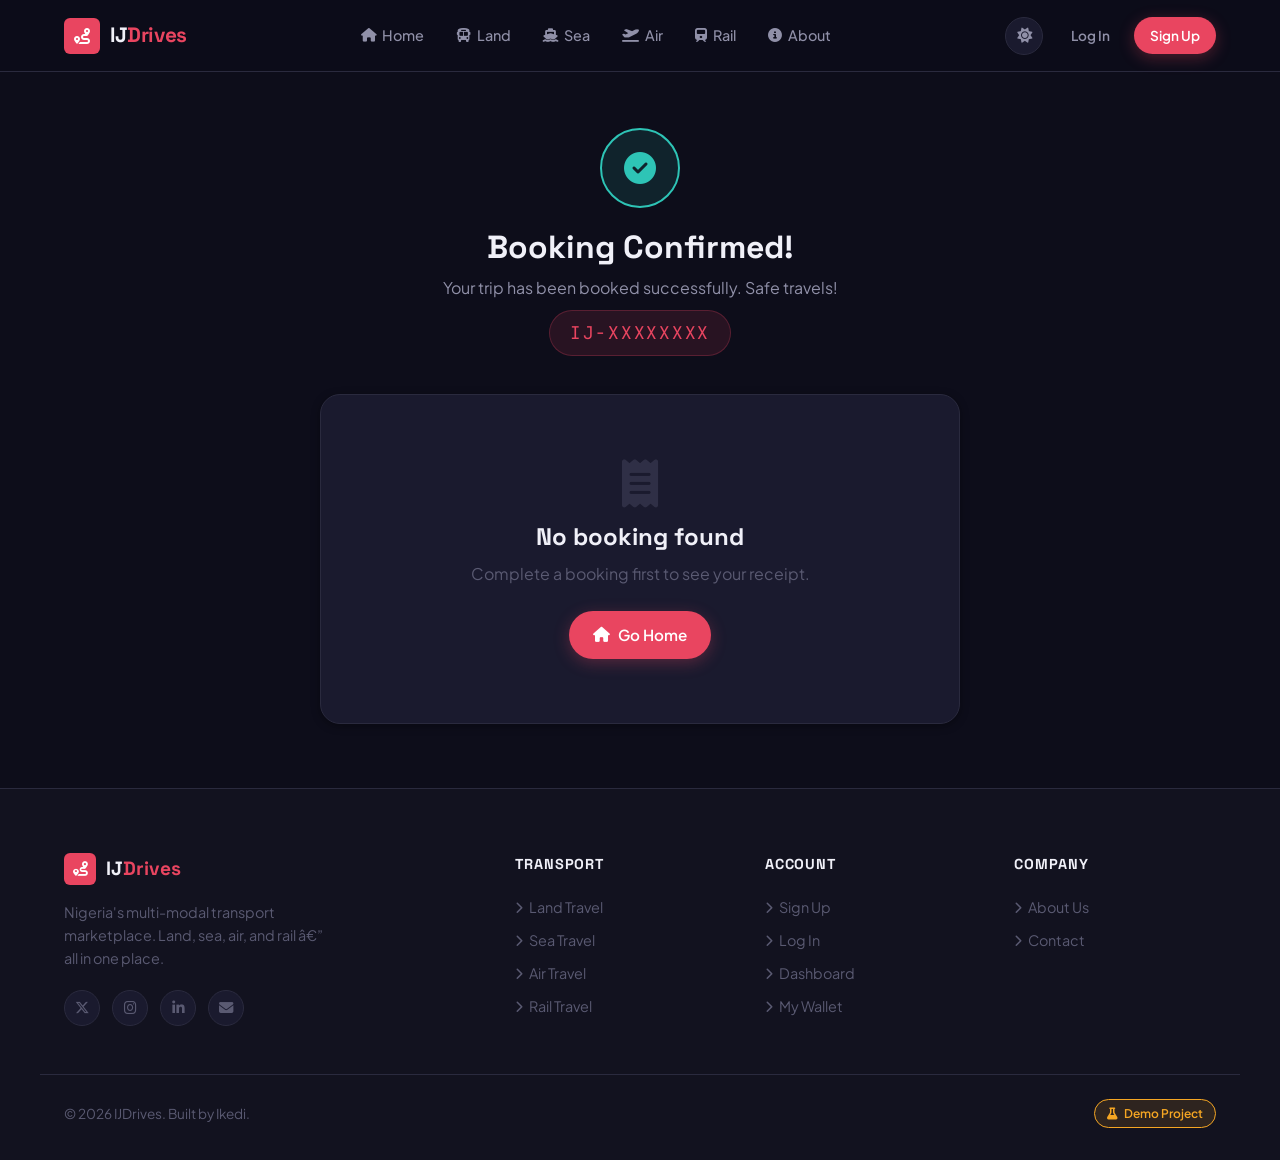
<file: confirm.html>
﻿<!DOCTYPE html>
<html lang="en" data-theme="dark">
<head>
  <meta charset="UTF-8">
  <meta name="viewport" content="width=device-width, initial-scale=1.0">
  <meta name="description" content="IJDrives â€” Nigeria's multi-modal transport marketplace">
  <title>Booking Confirmed | IJDrives</title>

  <!-- Favicon -->
    <link rel="icon" type="image/png" sizes="64x64" href="./assets/icons/Gemini_Generated_Image_gh6tetgh6tetgh6t-removebg-preview.png">
    

  <!-- Font Awesome 6 -->
  <link rel="stylesheet" href="https://cdnjs.cloudflare.com/ajax/libs/font-awesome/6.5.1/css/all.min.css" crossorigin="anonymous">

  <!-- Google Fonts -->
  <link rel="preconnect" href="https://fonts.googleapis.com">
  <link rel="preconnect" href="https://fonts.gstatic.com" crossorigin>
  <link href="https://fonts.googleapis.com/css2?family=Space+Grotesk:wght@400;500;600;700&family=Plus+Jakarta+Sans:ital,wght@0,400;0,500;0,600;0,700;1,400&family=JetBrains+Mono:wght@400;500&display=swap" rel="stylesheet">
  <link rel="preconnect" href="https://fonts.gstatic.com" crossorigin>

  <!-- IJDrives CSS -->
  <link rel="stylesheet" href="css/main.css">
  <link rel="stylesheet" href="css/animations.css">
  <link rel="stylesheet" href="css/components.css">
  <link rel="stylesheet" href="css/pages/booking.css">
</head>
<body class="">

  <!-- Toast container -->
  <div class="toast-container" id="toast-container"></div>


  <nav class="navbar" id="navbar">
    <div class="navbar__inner">

      <!-- Logo -->
      <a href="index.html" class="navbar__logo">
        <div class="navbar__logo-icon">
          <i class="fa-solid fa-route"></i>
        </div>
        <span class="navbar__logo-text">IJ<span>Drives</span></span>
      </a>

      <!-- Nav Links -->
      <ul class="navbar__links">
        <li>
          <a href="index.html" class="navbar__link">
            <i class="fa-solid fa-house"></i> Home
          </a>
        </li>
        <li>
          <a href="land.html" class="navbar__link" data-mode="land">
            <i class="fa-solid fa-bus"></i> Land
          </a>
        </li>
        <li>
          <a href="sea.html" class="navbar__link" data-mode="sea">
            <i class="fa-solid fa-ship"></i> Sea
          </a>
        </li>
        <li>
          <a href="air.html" class="navbar__link" data-mode="air">
            <i class="fa-solid fa-plane-departure"></i> Air
          </a>
        </li>
        <li>
          <a href="rail.html" class="navbar__link" data-mode="rail">
            <i class="fa-solid fa-train"></i> Rail
          </a>
        </li>
        <li>
          <a href="about.html" class="navbar__link">
            <i class="fa-solid fa-circle-info"></i> About
          </a>
        </li>
      </ul>

      <!-- Right Actions -->
      <div class="navbar__actions">

        <!-- Theme toggle -->
        <button class="theme-toggle" title="Toggle theme" aria-label="Toggle theme">
          <i class="fa-solid fa-sun"></i>
        </button>

        <!-- Wallet chip (logged in only) -->
        <a href="wallet.html" class="wallet-chip" style="display:none;">
          <i class="fa-solid fa-wallet"></i>
          <span class="wallet-chip__balance">â‚¦0.00</span>
        </a>

        <!-- Auth buttons (logged out) -->
        <div class="navbar__auth">
          <a href="login.html" class="btn btn-ghost btn-sm">Log In</a>
          <a href="signup.html" class="btn btn-primary btn-sm">Sign Up</a>
        </div>

        <!-- User dropdown (logged in) -->
        <div class="user-menu" style="display:none;">
          <div class="user-avatar" role="button" tabindex="0" aria-label="User menu">U</div>
          <div class="user-dropdown">
            <div class="user-dropdown__header">
              <div class="user-dropdown__name">User Name</div>
              <div class="user-dropdown__email">user@email.com</div>
            </div>
            <a href="dashboard.html" class="user-dropdown__item">
              <i class="fa-solid fa-gauge"></i> Dashboard
            </a>
            <a href="wallet.html" class="user-dropdown__item">
              <i class="fa-solid fa-wallet"></i> My Wallet
            </a>
            <a href="dashboard.html#bookings" class="user-dropdown__item">
              <i class="fa-solid fa-ticket"></i> My Bookings
            </a>
            <div class="divider" style="margin: 6px 0;"></div>
            <div class="user-dropdown__item danger" data-action="logout">
              <i class="fa-solid fa-right-from-bracket"></i> Log Out
            </div>
          </div>
        </div>

        <!-- Mobile hamburger -->
        <div class="navbar__hamburger" id="hamburger" aria-label="Menu">
          <span></span><span></span><span></span>
        </div>
      </div>
    </div>
  </nav>


  <main class="page-content">
    <div class="container">
      <div class="confirm-hero">
        <div class="confirm-hero__icon">
          <i class="fa-solid fa-circle-check"></i>
        </div>
        <h1 class="confirm-hero__title">Booking Confirmed!</h1>
        <p style="color:var(--text-secondary); margin-bottom:8px;">Your trip has been booked successfully. Safe travels!</p>
        <div class="confirm-hero__ref" id="booking-ref">IJ-XXXXXXXX</div>
        <p style="color:var(--text-muted); font-size:0.82rem; margin-top:6px;" id="booking-date"></p>
      </div>

      <div style="max-width:640px; margin:0 auto 64px;">
        <div class="card" id="confirm-details">
          <!-- Rendered by confirm.js -->
          <div style="text-align:center; padding:32px; color:var(--text-muted);">
            <div class="spinner" style="margin:0 auto 12px;"></div>
            <p>Loading confirmation...</p>
          </div>
        </div>
      </div>
    </div>
  </main>


  <footer class="footer">
    <div class="footer__grid">

      <!-- Brand -->
      <div class="footer__brand">
        <a href="index.html" class="footer__logo">
          <div class="footer__logo-icon">
            <i class="fa-solid fa-route"></i>
          </div>
          <span class="footer__logo-text">IJ<span>Drives</span></span>
        </a>
        <p class="footer__tagline">
          Nigeria's multi-modal transport marketplace. Land, sea, air, and rail â€” all in one place.
        </p>
        <div class="footer__socials">
          <a href="#" class="footer__social-link" aria-label="Twitter">
            <i class="fa-brands fa-x-twitter"></i>
          </a>
          <a href="#" class="footer__social-link" aria-label="Instagram">
            <i class="fa-brands fa-instagram"></i>
          </a>
          <a href="#" class="footer__social-link" aria-label="LinkedIn">
            <i class="fa-brands fa-linkedin-in"></i>
          </a>
          <a href="#" class="footer__social-link" aria-label="Email">
            <i class="fa-solid fa-envelope"></i>
          </a>
        </div>
      </div>

      <!-- Transport -->
      <div>
        <div class="footer__col-title">Transport</div>
        <ul class="footer__links">
          <li><a href="land.html" class="footer__link"><i class="fa-solid fa-chevron-right"></i> Land Travel</a></li>
          <li><a href="sea.html"  class="footer__link"><i class="fa-solid fa-chevron-right"></i> Sea Travel</a></li>
          <li><a href="air.html"  class="footer__link"><i class="fa-solid fa-chevron-right"></i> Air Travel</a></li>
          <li><a href="rail.html" class="footer__link"><i class="fa-solid fa-chevron-right"></i> Rail Travel</a></li>
        </ul>
      </div>

      <!-- Account -->
      <div>
        <div class="footer__col-title">Account</div>
        <ul class="footer__links">
          <li><a href="signup.html"    class="footer__link"><i class="fa-solid fa-chevron-right"></i> Sign Up</a></li>
          <li><a href="login.html"     class="footer__link"><i class="fa-solid fa-chevron-right"></i> Log In</a></li>
          <li><a href="dashboard.html" class="footer__link"><i class="fa-solid fa-chevron-right"></i> Dashboard</a></li>
          <li><a href="wallet.html"    class="footer__link"><i class="fa-solid fa-chevron-right"></i> My Wallet</a></li>
        </ul>
      </div>

      <!-- Company -->
      <div>
        <div class="footer__col-title">Company</div>
        <ul class="footer__links">
          <li><a href="about.html" class="footer__link"><i class="fa-solid fa-chevron-right"></i> About Us</a></li>
          <li><a href="about.html#contact" class="footer__link"><i class="fa-solid fa-chevron-right"></i> Contact</a></li>
        </ul>
      </div>
    </div>

    <div class="footer__bottom">
      <p class="footer__copyright">
        &copy; 2026 IJDrives. Built by Ikedi.
      </p>
      <span class="footer__demo-badge">
        <i class="fa-solid fa-flask"></i> Demo Project
      </span>
    </div>
  </footer>

<!-- IJDrives JS -->
  <script src="js/config.js"></script>
  <script src="js/api.js"></script>
  <script src="js/db.js"></script>
  <script src="js/utils.js"></script>
  <script src="js/theme.js"></script>
  <script src="js/auth.js"></script>
  <script src="js/data.js"></script>
  <script src="js/wallet.js"></script>
  <script src="js/search.js"></script>
  <script src="js/booking.js"></script>
  <script src="js/maps.js"></script>
  <script src="js/confirm.js"></script>

</body>
</html>
</file>
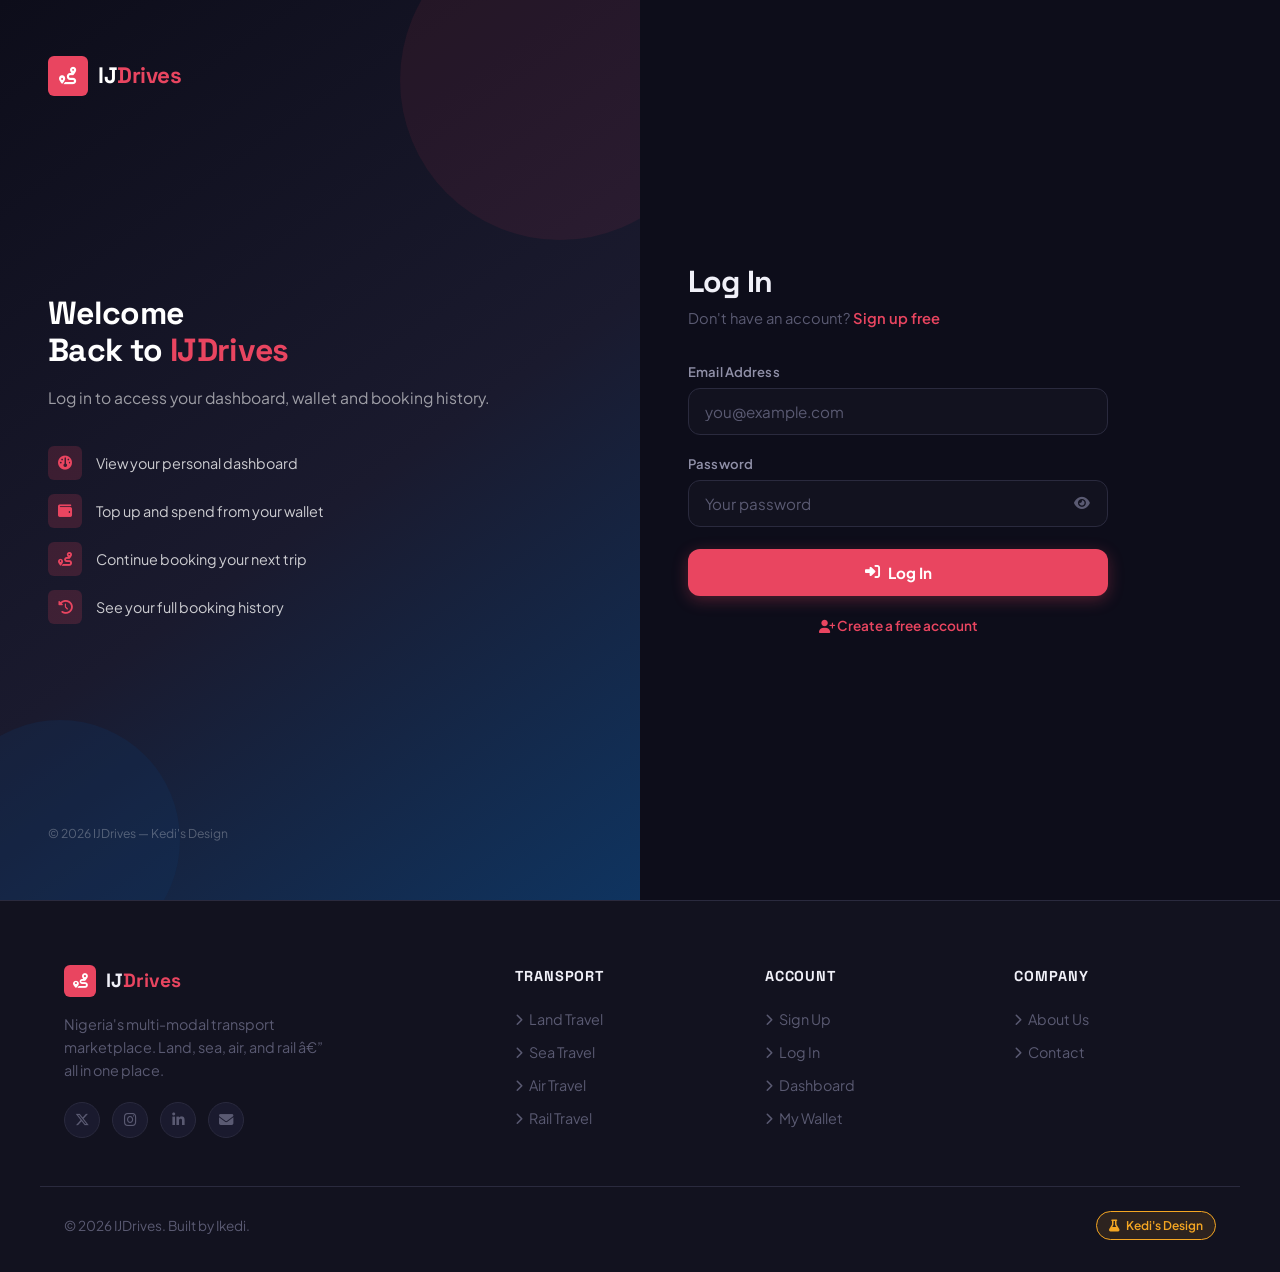
<file: dashboard.html>
﻿<!DOCTYPE html>
<html lang="en" data-theme="dark">
<head>
  <meta charset="UTF-8">
  <meta name="viewport" content="width=device-width, initial-scale=1.0">
  <meta name="description" content="IJDrives â€” Nigeria's multi-modal transport marketplace">
  <title>Dashboard | IJDrives</title>

  <!-- Favicon -->
    <link rel="icon" type="image/png" sizes="64x64" href="./assets/icons/Gemini_Generated_Image_gh6tetgh6tetgh6t-removebg-preview.png">
    

  <!-- Font Awesome 6 -->
  <link rel="stylesheet" href="https://cdnjs.cloudflare.com/ajax/libs/font-awesome/6.5.1/css/all.min.css" crossorigin="anonymous">

  <!-- Google Fonts -->
  <link rel="preconnect" href="https://fonts.googleapis.com">
  <link rel="preconnect" href="https://fonts.gstatic.com" crossorigin>
  <link href="https://fonts.googleapis.com/css2?family=Space+Grotesk:wght@400;500;600;700&family=Plus+Jakarta+Sans:ital,wght@0,400;0,500;0,600;0,700;1,400&family=JetBrains+Mono:wght@400;500&display=swap" rel="stylesheet">

  <!-- IJDrives CSS -->
  <link rel="stylesheet" href="css/main.css">
  <link rel="stylesheet" href="css/animations.css">
  <link rel="stylesheet" href="css/components.css">
  <link rel="stylesheet" href="css/pages/dashboard.css">
</head>
<body class="">

  <!-- Toast container -->
  <div class="toast-container" id="toast-container"></div>


  <nav class="navbar" id="navbar">
    <div class="navbar__inner">

      <!-- Logo -->
      <a href="index.html" class="navbar__logo">
        <div class="navbar__logo-icon">
          <i class="fa-solid fa-route"></i>
        </div>
        <span class="navbar__logo-text">IJ<span>Drives</span></span>
      </a>

      <!-- Nav Links -->
      <ul class="navbar__links">
        <li>
          <a href="index.html" class="navbar__link">
            <i class="fa-solid fa-house"></i> Home
          </a>
        </li>
        <li>
          <a href="land.html" class="navbar__link" data-mode="land">
            <i class="fa-solid fa-bus"></i> Land
          </a>
        </li>
        <li>
          <a href="sea.html" class="navbar__link" data-mode="sea">
            <i class="fa-solid fa-ship"></i> Sea
          </a>
        </li>
        <li>
          <a href="air.html" class="navbar__link" data-mode="air">
            <i class="fa-solid fa-plane-departure"></i> Air
          </a>
        </li>
        <li>
          <a href="rail.html" class="navbar__link" data-mode="rail">
            <i class="fa-solid fa-train"></i> Rail
          </a>
        </li>
        <li>
          <a href="about.html" class="navbar__link">
            <i class="fa-solid fa-circle-info"></i> About
          </a>
        </li>
      </ul>

      <!-- Right Actions -->
      <div class="navbar__actions">

        <!-- Theme toggle -->
        <button class="theme-toggle" title="Toggle theme" aria-label="Toggle theme">
          <i class="fa-solid fa-sun"></i>
        </button>

        <!-- Wallet chip (logged in only) -->
        <a href="wallet.html" class="wallet-chip" style="display:none;">
          <i class="fa-solid fa-wallet"></i>
          <span class="wallet-chip__balance">â‚¦0.00</span>
        </a>

        <!-- Auth buttons (logged out) -->
        <div class="navbar__auth">
          <a href="login.html" class="btn btn-ghost btn-sm">Log In</a>
          <a href="signup.html" class="btn btn-primary btn-sm">Sign Up</a>
        </div>

        <!-- User dropdown (logged in) -->
        <div class="user-menu" style="display:none;">
          <div class="user-avatar" role="button" tabindex="0" aria-label="User menu">U</div>
          <div class="user-dropdown">
            <div class="user-dropdown__header">
              <div class="user-dropdown__name">User Name</div>
              <div class="user-dropdown__email">user@email.com</div>
            </div>
            <a href="dashboard.html" class="user-dropdown__item">
              <i class="fa-solid fa-gauge"></i> Dashboard
            </a>
            <a href="wallet.html" class="user-dropdown__item">
              <i class="fa-solid fa-wallet"></i> My Wallet
            </a>
            <a href="dashboard.html#bookings" class="user-dropdown__item">
              <i class="fa-solid fa-ticket"></i> My Bookings
            </a>
            <div class="divider" style="margin: 6px 0;"></div>
            <div class="user-dropdown__item danger" data-action="logout">
              <i class="fa-solid fa-right-from-bracket"></i> Log Out
            </div>
          </div>
        </div>

        <!-- Mobile hamburger -->
        <div class="navbar__hamburger" id="hamburger" aria-label="Menu">
          <span></span><span></span><span></span>
        </div>
      </div>
    </div>
  </nav>


  <main class="page-content">
    <div class="container">
      <div class="dashboard-layout">

        <!-- Sidebar -->
        <aside class="dash-sidebar">
          <div class="dash-sidebar__profile">
            <div class="dash-sidebar__avatar" id="dash-avatar">U</div>
            <div class="dash-sidebar__name" id="dash-name">Loading...</div>
            <div class="dash-sidebar__email" id="dash-email"></div>
          </div>
          <nav class="dash-nav">
            <a href="dashboard.html" class="dash-nav__item active">
              <i class="fa-solid fa-gauge"></i> Overview
            </a>
            <a href="wallet.html" class="dash-nav__item">
              <i class="fa-solid fa-wallet"></i> My Wallet
            </a>
            <a href="dashboard.html#bookings" class="dash-nav__item">
              <i class="fa-solid fa-ticket"></i> My Bookings
            </a>
            <div class="divider"></div>
            <a href="index.html" class="dash-nav__item">
              <i class="fa-solid fa-magnifying-glass"></i> Find a Route
            </a>
            <div class="dash-nav__item danger" data-action="logout" style="cursor:pointer; margin-top:8px; color:var(--danger);">
              <i class="fa-solid fa-right-from-bracket"></i> Log Out
            </div>
          </nav>
        </aside>

        <!-- Main -->
        <div class="dash-main">
          <div class="dash-greeting">
            <div class="dash-greeting__hi">Good day ðŸ‘‹</div>
            <div class="dash-greeting__name" id="dash-greeting-name">Loading...</div>
          </div>

          <!-- Stats -->
          <div class="dash-stats reveal">
            <div class="dash-stat-card">
              <div class="dash-stat-card__icon wallet"><i class="fa-solid fa-wallet"></i></div>
              <div>
                <div class="dash-stat-card__num" id="dash-balance">â‚¦0.00</div>
                <div class="dash-stat-card__label">Wallet Balance</div>
              </div>
            </div>
            <div class="dash-stat-card">
              <div class="dash-stat-card__icon trips"><i class="fa-solid fa-ticket"></i></div>
              <div>
                <div class="dash-stat-card__num" id="dash-trip-count">0</div>
                <div class="dash-stat-card__label">Total Bookings</div>
              </div>
            </div>
            <div class="dash-stat-card">
              <div class="dash-stat-card__icon savings"><i class="fa-solid fa-coins"></i></div>
              <div>
                <div class="dash-stat-card__num" id="dash-spent">â‚¦0.00</div>
                <div class="dash-stat-card__label">Total Spent</div>
              </div>
            </div>
          </div>

          <!-- Quick actions -->
          <div style="display:flex; gap:12px; margin-bottom:24px; flex-wrap:wrap;">
            <a href="index.html" class="btn btn-primary">
              <i class="fa-solid fa-magnifying-glass"></i> Book a Trip
            </a>
            <a href="wallet.html" class="btn btn-secondary">
              <i class="fa-solid fa-wallet"></i> Top Up Wallet
            </a>
          </div>

          <!-- Bookings table -->
          <div class="dash-section reveal" id="bookings">
            <div class="dash-section__header">
              <div class="dash-section__title">
                <i class="fa-solid fa-clock-rotate-left" style="color:var(--accent);"></i> Recent Bookings
              </div>
              <span class="text-muted" style="font-size:0.85rem;" id="booking-count-label">0 bookings</span>
            </div>
            <div id="bookings-table-container">
              <!-- Rendered by JS -->
              <div style="text-align:center; padding:32px; color:var(--text-muted);">
                <i class="fa-solid fa-ticket" style="font-size:2rem; margin-bottom:12px; display:block;"></i>
                <p>No bookings yet. <a href="index.html">Book your first trip!</a></p>
              </div>
            </div>
          </div>

          <!-- Recent transactions -->
          <div class="dash-section reveal">
            <div class="dash-section__header">
              <div class="dash-section__title">
                <i class="fa-solid fa-arrows-rotate" style="color:var(--success);"></i> Recent Transactions
              </div>
              <a href="wallet.html" class="btn btn-ghost btn-sm">View All</a>
            </div>
            <div id="recent-tx-container">
              <!-- Rendered by JS -->
            </div>
          </div>

        </div>
      </div>
    </div>
  </main>


  <footer class="footer">
    <div class="footer__grid">

      <!-- Brand -->
      <div class="footer__brand">
        <a href="index.html" class="footer__logo">
          <div class="footer__logo-icon">
            <i class="fa-solid fa-route"></i>
          </div>
          <span class="footer__logo-text">IJ<span>Drives</span></span>
        </a>
        <p class="footer__tagline">
          Nigeria's multi-modal transport marketplace. Land, sea, air, and rail â€” all in one place.
        </p>
        <div class="footer__socials">
          <a href="#" class="footer__social-link" aria-label="Twitter">
            <i class="fa-brands fa-x-twitter"></i>
          </a>
          <a href="#" class="footer__social-link" aria-label="Instagram">
            <i class="fa-brands fa-instagram"></i>
          </a>
          <a href="#" class="footer__social-link" aria-label="LinkedIn">
            <i class="fa-brands fa-linkedin-in"></i>
          </a>
          <a href="#" class="footer__social-link" aria-label="Email">
            <i class="fa-solid fa-envelope"></i>
          </a>
        </div>
      </div>

      <!-- Transport -->
      <div>
        <div class="footer__col-title">Transport</div>
        <ul class="footer__links">
          <li><a href="land.html" class="footer__link"><i class="fa-solid fa-chevron-right"></i> Land Travel</a></li>
          <li><a href="sea.html"  class="footer__link"><i class="fa-solid fa-chevron-right"></i> Sea Travel</a></li>
          <li><a href="air.html"  class="footer__link"><i class="fa-solid fa-chevron-right"></i> Air Travel</a></li>
          <li><a href="rail.html" class="footer__link"><i class="fa-solid fa-chevron-right"></i> Rail Travel</a></li>
        </ul>
      </div>

      <!-- Account -->
      <div>
        <div class="footer__col-title">Account</div>
        <ul class="footer__links">
          <li><a href="signup.html"    class="footer__link"><i class="fa-solid fa-chevron-right"></i> Sign Up</a></li>
          <li><a href="login.html"     class="footer__link"><i class="fa-solid fa-chevron-right"></i> Log In</a></li>
          <li><a href="dashboard.html" class="footer__link"><i class="fa-solid fa-chevron-right"></i> Dashboard</a></li>
          <li><a href="wallet.html"    class="footer__link"><i class="fa-solid fa-chevron-right"></i> My Wallet</a></li>
        </ul>
      </div>

      <!-- Company -->
      <div>
        <div class="footer__col-title">Company</div>
        <ul class="footer__links">
          <li><a href="about.html" class="footer__link"><i class="fa-solid fa-chevron-right"></i> About Us</a></li>
          <li><a href="about.html#contact" class="footer__link"><i class="fa-solid fa-chevron-right"></i> Contact</a></li>
        </ul>
      </div>
    </div>

    <div class="footer__bottom">
      <p class="footer__copyright">
        &copy; 2026 IJDrives. Built by Ikedi.
      </p>
      <span class="footer__demo-badge">
        <i class="fa-solid fa-flask"></i> Kedi's Design
      </span>
    </div>
  </footer>

<!-- IJDrives JS -->
  <script src="js/config.js"></script>
  <script src="js/api.js"></script>
  <script src="js/db.js"></script>
  <script src="js/utils.js"></script>
  <script src="js/theme.js"></script>
  <script src="js/auth.js"></script>
  <script src="js/data.js"></script>
  <script src="js/wallet.js"></script>
  <script src="js/search.js"></script>
  <script src="js/booking.js"></script>
  <script src="js/maps.js"></script>
  <script src="js/dashboard-page.js"></script>

</body>
</html>
</file>
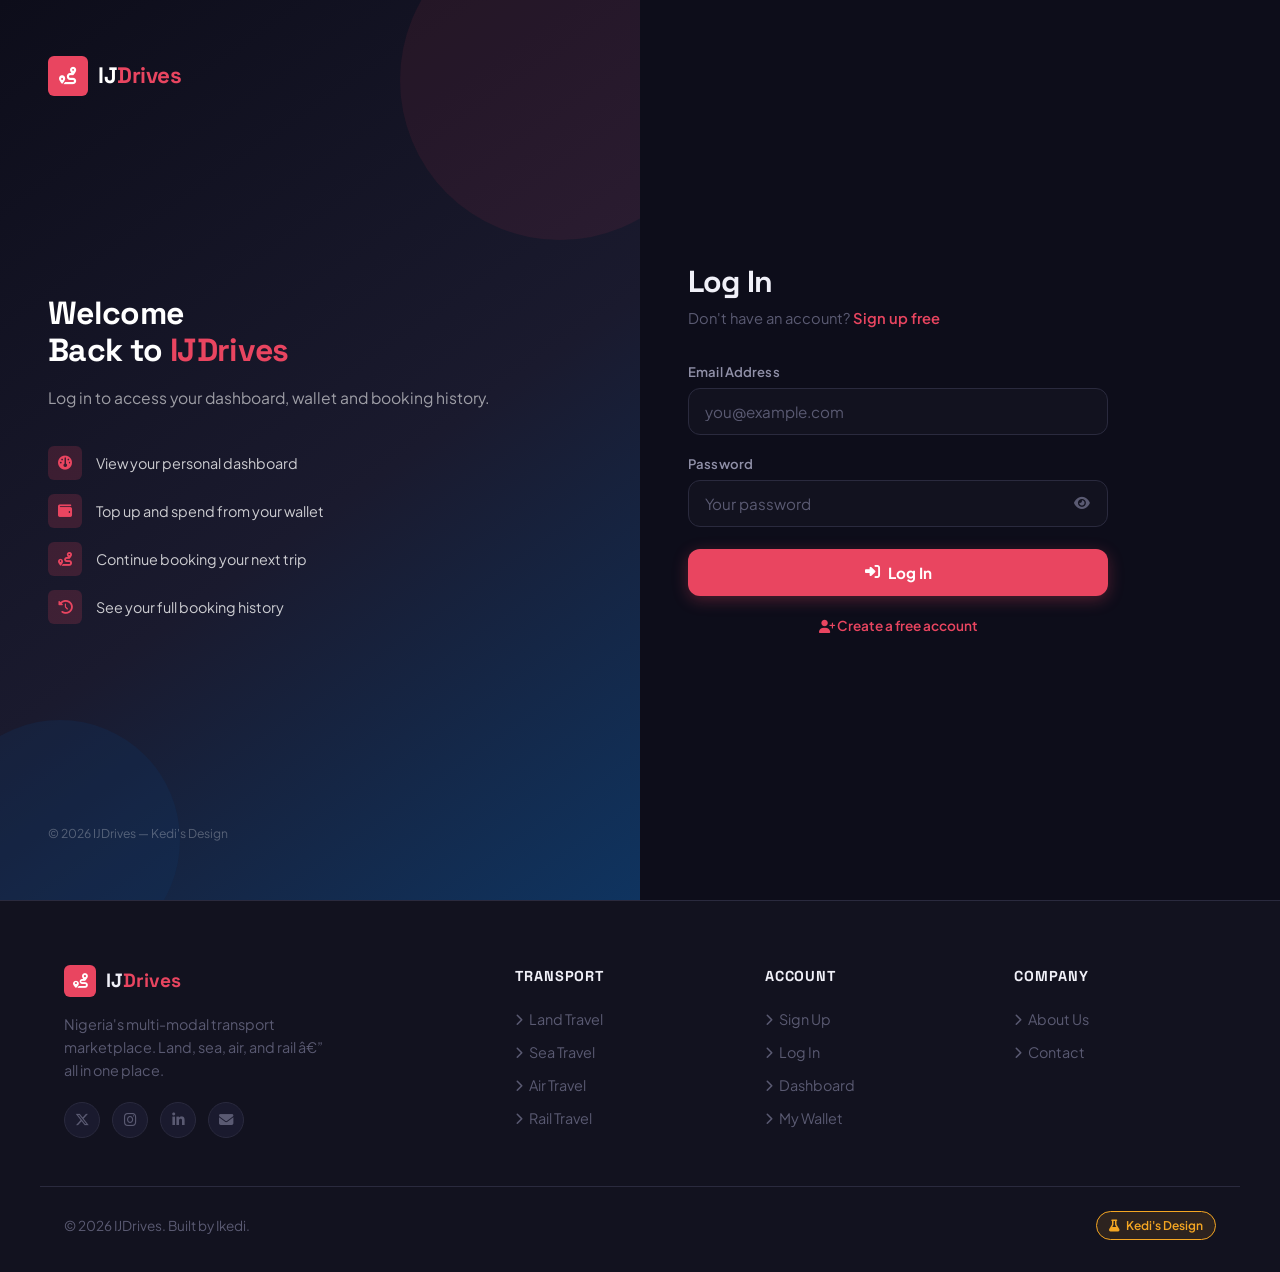
<file: login.html>
﻿<!DOCTYPE html>
<html lang="en" data-theme="dark">
<head>
  <meta charset="UTF-8">
  <meta name="viewport" content="width=device-width, initial-scale=1.0">
  <meta name="description" content="Log in to your IJDrives account to access your dashboard, wallet and bookings.">
  <title>Log In | IJDrives</title>

  <!-- Favicon -->
  <link rel="icon" type="image/png" sizes="64x64" href="./assets/icons/Gemini_Generated_Image_gh6tetgh6tetgh6t-removebg-preview.png">
    

  <!-- Font Awesome 6 -->
  <link rel="stylesheet" href="https://cdnjs.cloudflare.com/ajax/libs/font-awesome/6.5.1/css/all.min.css" crossorigin="anonymous">

  <!-- Google Fonts -->
  <link rel="preconnect" href="https://fonts.googleapis.com">
  <link rel="preconnect" href="https://fonts.gstatic.com" crossorigin>
  <link href="https://fonts.googleapis.com/css2?family=Space+Grotesk:wght@400;500;600;700&family=Plus+Jakarta+Sans:ital,wght@0,400;0,500;0,600;0,700;1,400&family=JetBrains+Mono:wght@400;500&display=swap" rel="stylesheet">

  <!-- IJDrives CSS -->
  <link rel="stylesheet" href="css/main.css">
  <link rel="stylesheet" href="css/animations.css">
  <link rel="stylesheet" href="css/components.css">
  <link rel="stylesheet" href="css/pages/auth.css">
</head>
<body>

  <div class="toast-container" id="toast-container"></div>

  
  <!-- â•â• MAIN â•â• -->
  <main>
    <div class="auth-page">

      <!-- Left: branding panel -->
      <div class="auth-panel-left">
        <a href="index.html" class="auth-panel-left__logo">
          <div class="auth-panel-left__logo-icon"><i class="fa-solid fa-route"></i></div>
          <span class="auth-panel-left__logo-text">IJ<span>Drives</span></span>
        </a>

        <div class="auth-panel-left__content">
          <h2 class="auth-panel-left__title">
            Welcome<br>Back to <span>IJDrives</span>
          </h2>
          <p class="auth-panel-left__subtitle">
            Log in to access your dashboard, wallet and booking history.
          </p>
          <div class="auth-features">
            <div class="auth-feature">
              <i class="fa-solid fa-gauge"></i>
              <span>View your personal dashboard</span>
            </div>
            <div class="auth-feature">
              <i class="fa-solid fa-wallet"></i>
              <span>Top up and spend from your wallet</span>
            </div>
            <div class="auth-feature">
              <i class="fa-solid fa-route"></i>
              <span>Continue booking your next trip</span>
            </div>
            <div class="auth-feature">
              <i class="fa-solid fa-clock-rotate-left"></i>
              <span>See your full booking history</span>
            </div>
          </div>
        </div>

        <p class="auth-panel-left__bottom">&copy; 2026 IJDrives &mdash; Kedi's Design</p>
      </div>

      <!-- Right: login form -->
      <div class="auth-panel-right">
        <div class="auth-form-container">

          <h1 class="auth-title">Log In</h1>
          <p class="auth-subtitle">
            Don't have an account? <a href="signup.html">Sign up free</a>
          </p>

          <div class="auth-form" id="login-form">

            <!-- Email -->
            <div class="form-group">
              <label class="form-label" for="email">Email Address</label>
              <input
                type="email"
                id="email"
                class="form-input"
                placeholder="you@example.com"
                autocomplete="email"
                spellcheck="false"
              >
            </div>

            <!-- Password -->
            <div class="form-group">
              <label class="form-label" for="password">Password</label>
              <div class="password-wrapper">
                <input
                  type="password"
                  id="password"
                  class="form-input"
                  placeholder="Your password"
                  autocomplete="current-password"
                >
                <button class="password-toggle" type="button" id="toggle-pw" aria-label="Show password">
                  <i class="fa-solid fa-eye"></i>
                </button>
              </div>
            </div>

            <!-- Submit -->
            <button class="btn btn-primary btn-full btn-lg" id="login-btn" type="button">
              <i class="fa-solid fa-right-to-bracket"></i> Log In
            </button>

          </div>
          <!-- /auth-form -->

          <p class="auth-footer" style="margin-top:20px;">
            <a href="signup.html">
              <i class="fa-solid fa-user-plus" style="font-size:0.8rem;"></i>
              Create a free account
            </a>
          </p>

        </div>
      </div>
      <!-- /auth-panel-right -->

    </div>
  </main>

  <!-- â•â• FOOTER â•â• -->
  <footer class="footer">
    <div class="footer__grid">
      <div class="footer__brand">
        <a href="index.html" class="footer__logo">
          <div class="footer__logo-icon"><i class="fa-solid fa-route"></i></div>
          <span class="footer__logo-text">IJ<span>Drives</span></span>
        </a>
        <p class="footer__tagline">Nigeria's multi-modal transport marketplace. Land, sea, air, and rail â€” all in one place.</p>
        <div class="footer__socials">
          <a href="#" class="footer__social-link" aria-label="Twitter"><i class="fa-brands fa-x-twitter"></i></a>
          <a href="#" class="footer__social-link" aria-label="Instagram"><i class="fa-brands fa-instagram"></i></a>
          <a href="#" class="footer__social-link" aria-label="LinkedIn"><i class="fa-brands fa-linkedin-in"></i></a>
          <a href="#" class="footer__social-link" aria-label="Email"><i class="fa-solid fa-envelope"></i></a>
        </div>
      </div>
      <div>
        <div class="footer__col-title">Transport</div>
        <ul class="footer__links">
          <li><a href="land.html" class="footer__link"><i class="fa-solid fa-chevron-right"></i> Land Travel</a></li>
          <li><a href="sea.html"  class="footer__link"><i class="fa-solid fa-chevron-right"></i> Sea Travel</a></li>
          <li><a href="air.html"  class="footer__link"><i class="fa-solid fa-chevron-right"></i> Air Travel</a></li>
          <li><a href="rail.html" class="footer__link"><i class="fa-solid fa-chevron-right"></i> Rail Travel</a></li>
        </ul>
      </div>
      <div>
        <div class="footer__col-title">Account</div>
        <ul class="footer__links">
          <li><a href="signup.html"    class="footer__link"><i class="fa-solid fa-chevron-right"></i> Sign Up</a></li>
          <li><a href="login.html"     class="footer__link"><i class="fa-solid fa-chevron-right"></i> Log In</a></li>
          <li><a href="dashboard.html" class="footer__link"><i class="fa-solid fa-chevron-right"></i> Dashboard</a></li>
          <li><a href="wallet.html"    class="footer__link"><i class="fa-solid fa-chevron-right"></i> My Wallet</a></li>
        </ul>
      </div>
      <div>
        <div class="footer__col-title">Company</div>
        <ul class="footer__links">
          <li><a href="about.html"         class="footer__link"><i class="fa-solid fa-chevron-right"></i> About Us</a></li>
          <li><a href="about.html#contact" class="footer__link"><i class="fa-solid fa-chevron-right"></i> Contact</a></li>
        </ul>
      </div>
    </div>
    <div class="footer__bottom">
      <p class="footer__copyright">&copy; 2026 IJDrives. Built by Ikedi.</p>
      <span class="footer__demo-badge"><i class="fa-solid fa-flask"></i> Kedi's Design</span>
    </div>
  </footer>

  <!-- â•â• SCRIPTS â•â•
       Load order: config â†’ db â†’ utils â†’ theme â†’ auth â†’ login
       login.js must be last â€” depends on Auth and Utils.
  â•â• -->
  <script src="js/config.js"></script>
  <script src="js/api.js"></script>
  <script src="js/db.js"></script>
  <script src="js/utils.js"></script>
  <script src="js/theme.js"></script>
  <script src="js/auth.js"></script>
  <script src="js/login.js"></script>

</body>
</html>
</file>
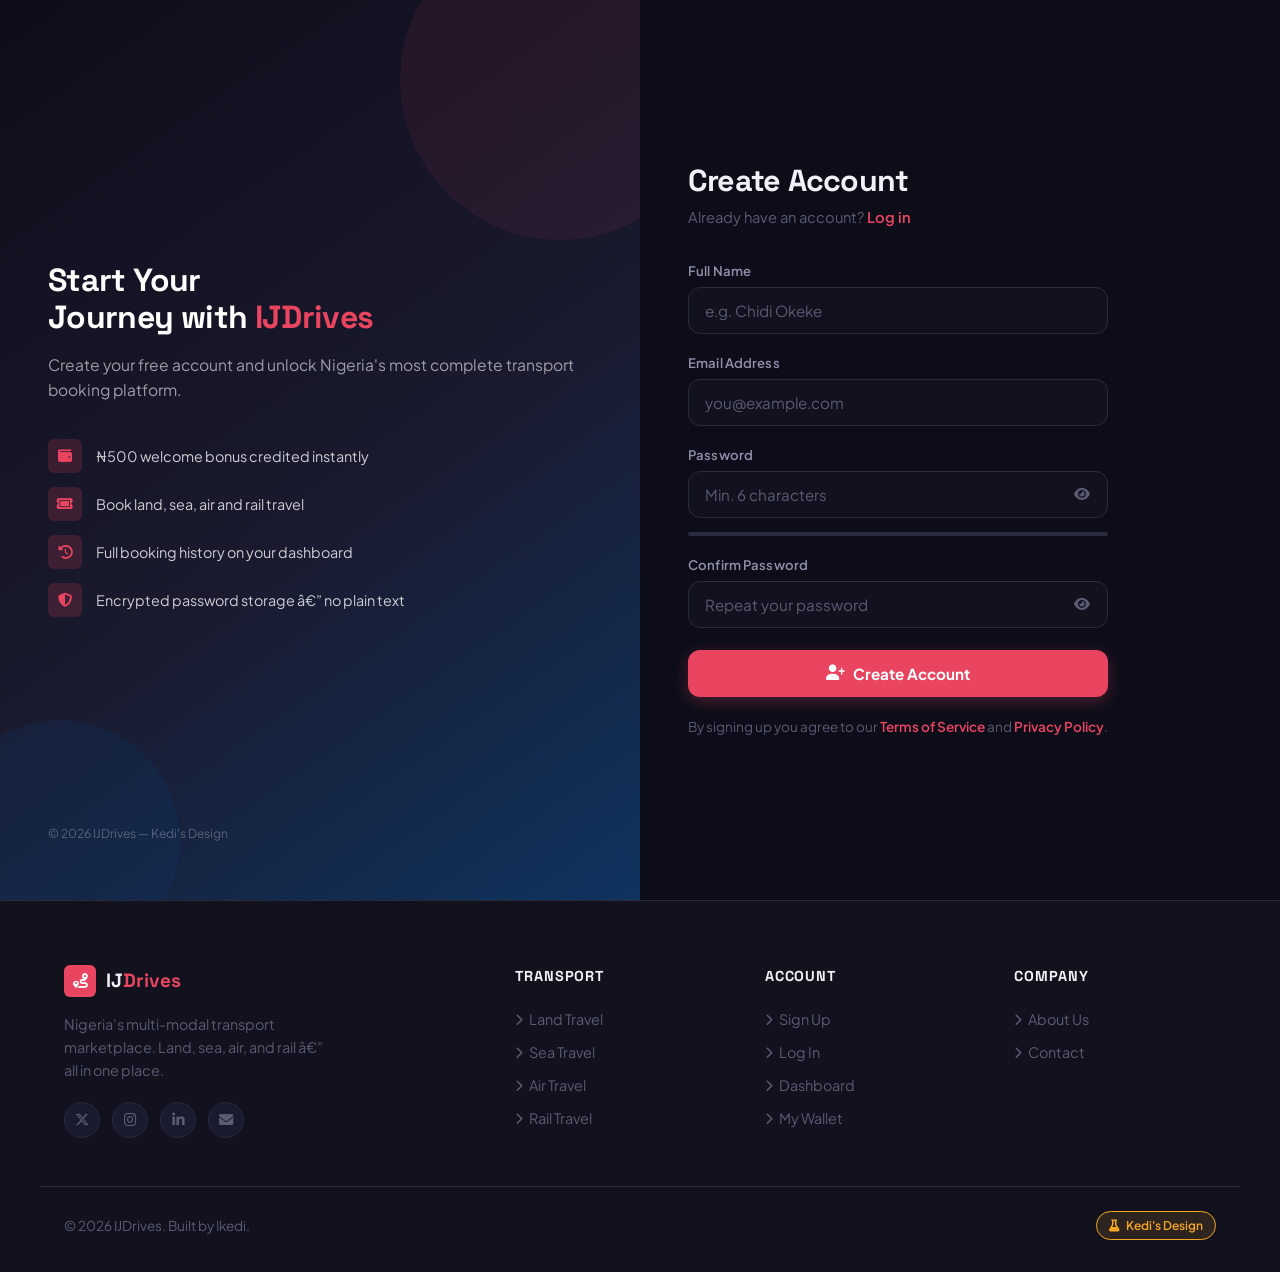
<file: signup.html>
﻿<!DOCTYPE html>
<html lang="en" data-theme="dark">
<head>
  <meta charset="UTF-8">
  <meta name="viewport" content="width=device-width, initial-scale=1.0">
  <meta name="description" content="Create your free IJDrives account and get â‚¦500 welcome bonus.">
  <title>Create Account | IJDrives</title>

  <!-- Favicon -->
  <link rel="icon" type="image/png" sizes="64x64" href="./assets/icons/Gemini_Generated_Image_gh6tetgh6tetgh6t-removebg-preview.png">
    

  <!-- Font Awesome 6 -->
  <link rel="stylesheet" href="https://cdnjs.cloudflare.com/ajax/libs/font-awesome/6.5.1/css/all.min.css" crossorigin="anonymous">

  <!-- Google Fonts -->
  <link rel="preconnect" href="https://fonts.googleapis.com">
  <link rel="preconnect" href="https://fonts.gstatic.com" crossorigin>
  <link href="https://fonts.googleapis.com/css2?family=Space+Grotesk:wght@400;500;600;700&family=Plus+Jakarta+Sans:ital,wght@0,400;0,500;0,600;0,700;1,400&family=JetBrains+Mono:wght@400;500&display=swap" rel="stylesheet">

  <!-- IJDrives CSS -->
  <link rel="stylesheet" href="css/main.css">
  <link rel="stylesheet" href="css/animations.css">
  <link rel="stylesheet" href="css/components.css">
  <link rel="stylesheet" href="css/pages/auth.css">
</head>
<body>

  <div class="toast-container" id="toast-container"></div>

 
  

  <!-- â•â• MAIN â•â• -->
  <main>
    <div class="auth-page">

      <!-- Left: branding panel -->
      <div class="auth-panel-left">
        <a href="index.html" class="auth-panel-left__logo">
          
        </a>

        <div class="auth-panel-left__content">
          <h2 class="auth-panel-left__title">
            Start Your<br>Journey with <span>IJDrives</span>
          </h2>
          <p class="auth-panel-left__subtitle">
            Create your free account and unlock Nigeria's most complete transport booking platform.
          </p>
          <div class="auth-features">
            <div class="auth-feature">
              <i class="fa-solid fa-wallet"></i>
              <span>&#8358;500 welcome bonus credited instantly</span>
            </div>
            <div class="auth-feature">
              <i class="fa-solid fa-ticket"></i>
              <span>Book land, sea, air and rail travel</span>
            </div>
            <div class="auth-feature">
              <i class="fa-solid fa-clock-rotate-left"></i>
              <span>Full booking history on your dashboard</span>
            </div>
            <div class="auth-feature">
              <i class="fa-solid fa-shield-halved"></i>
              <span>Encrypted password storage â€” no plain text</span>
            </div>
          </div>
        </div>

        <p class="auth-panel-left__bottom">&copy; 2026 IJDrives &mdash; Kedi's Design</p>
      </div>

      <!-- Right: signup form -->
      <div class="auth-panel-right">
        <div class="auth-form-container">

          <h1 class="auth-title" >Create Account</h1>
          <p class="auth-subtitle">
            Already have an account? <a href="login.html">Log in</a>
          </p>

          <div class="auth-form" id="signup-form">

            <!-- Full Name -->
            <div class="form-group">
              <label class="form-label" for="fullName">Full Name</label>
              <input
                type="text"
                id="fullName"
                class="form-input"
                placeholder="e.g. Chidi Okeke"
                autocomplete="name"
                spellcheck="false"
              >
            </div>

            <!-- Email -->
            <div class="form-group">
              <label class="form-label" for="email">Email Address</label>
              <input
                type="email"
                id="email"
                class="form-input"
                placeholder="you@example.com"
                autocomplete="email"
                spellcheck="false"
              >
            </div>

            <!-- Password -->
            <div class="form-group">
              <label class="form-label" for="password">Password</label>
              <div class="password-wrapper">
                <input
                  type="password"
                  id="password"
                  class="form-input"
                  placeholder="Min. 6 characters"
                  autocomplete="new-password"
                >
                <button class="password-toggle" type="button" id="toggle-pw" aria-label="Show password">
                  <i class="fa-solid fa-eye"></i>
                </button>
              </div>
              <!-- Strength meter â€” driven by signup.js -->
              <div class="password-strength">
                <div class="password-strength__bar" id="pw-strength-bar"></div>
              </div>
            </div>

            <!-- Confirm Password -->
            <div class="form-group">
              <label class="form-label" for="confirmPassword">Confirm Password</label>
              <div class="password-wrapper">
                <input
                  type="password"
                  id="confirmPassword"
                  class="form-input"
                  placeholder="Repeat your password"
                  autocomplete="new-password"
                >
                <button class="password-toggle" type="button" id="toggle-cpw" aria-label="Show confirm password">
                  <i class="fa-solid fa-eye"></i>
                </button>
              </div>
            </div>

            <!-- Submit -->
            <button class="btn btn-primary btn-full btn-lg" id="signup-btn" type="button">
              <i class="fa-solid fa-user-plus"></i> Create Account
            </button>

          </div>
          <!-- /auth-form -->

          <p class="auth-footer">
            By signing up you agree to our
            <a href="#">Terms of Service</a> and <a href="#">Privacy Policy</a>.
          </p>

        </div>
      </div>
      <!-- /auth-panel-right -->

    </div>
  </main>

  <!-- â•â• FOOTER â•â• -->
  <footer class="footer" >
    <div class="footer__grid">
      <div class="footer__brand">
        <a href="index.html" class="footer__logo">
          <div class="footer__logo-icon"><i class="fa-solid fa-route"></i></div>
          <span class="footer__logo-text">IJ<span>Drives</span></span>
        </a>
        <p class="footer__tagline">Nigeria's multi-modal transport marketplace. Land, sea, air, and rail â€” all in one place.</p>
        <div class="footer__socials">
          <a href="#" class="footer__social-link" aria-label="Twitter"><i class="fa-brands fa-x-twitter"></i></a>
          <a href="#" class="footer__social-link" aria-label="Instagram"><i class="fa-brands fa-instagram"></i></a>
          <a href="#" class="footer__social-link" aria-label="LinkedIn"><i class="fa-brands fa-linkedin-in"></i></a>
          <a href="#" class="footer__social-link" aria-label="Email"><i class="fa-solid fa-envelope"></i></a>
        </div>
      </div>
      <div>
        <div class="footer__col-title">Transport</div>
        <ul class="footer__links">
          <li><a href="land.html" class="footer__link"><i class="fa-solid fa-chevron-right"></i> Land Travel</a></li>
          <li><a href="sea.html"  class="footer__link"><i class="fa-solid fa-chevron-right"></i> Sea Travel</a></li>
          <li><a href="air.html"  class="footer__link"><i class="fa-solid fa-chevron-right"></i> Air Travel</a></li>
          <li><a href="rail.html" class="footer__link"><i class="fa-solid fa-chevron-right"></i> Rail Travel</a></li>
        </ul>
      </div>
      <div>
        <div class="footer__col-title">Account</div>
        <ul class="footer__links">
          <li><a href="signup.html"    class="footer__link"><i class="fa-solid fa-chevron-right"></i> Sign Up</a></li>
          <li><a href="login.html"     class="footer__link"><i class="fa-solid fa-chevron-right"></i> Log In</a></li>
          <li><a href="dashboard.html" class="footer__link"><i class="fa-solid fa-chevron-right"></i> Dashboard</a></li>
          <li><a href="wallet.html"    class="footer__link"><i class="fa-solid fa-chevron-right"></i> My Wallet</a></li>
        </ul>
      </div>
      <div>
        <div class="footer__col-title">Company</div>
        <ul class="footer__links">
          <li><a href="about.html"         class="footer__link"><i class="fa-solid fa-chevron-right"></i> About Us</a></li>
          <li><a href="about.html#contact" class="footer__link"><i class="fa-solid fa-chevron-right"></i> Contact</a></li>
        </ul>
      </div>
    </div>
    <div class="footer__bottom">
      <p class="footer__copyright">&copy; 2026 IJDrives. Built by Ikedi.</p>
      <span class="footer__demo-badge"><i class="fa-solid fa-flask"></i> Kedi's Design</span>
    </div>
  </footer>

  <!-- â•â• SCRIPTS â•â•
       Load order: config â†’ db â†’ utils â†’ theme â†’ auth â†’ signup
       signup.js must be last â€” it depends on Auth and Utils being ready.
  â•â• -->
  <script src="js/config.js"></script>
  <script src="js/api.js"></script>
  <script src="js/db.js"></script>
  <script src="js/utils.js"></script>
  <script src="js/theme.js"></script>
  <script src="js/auth.js"></script>
  <script src="js/signup.js"></script>

</body>
</html>
</file>
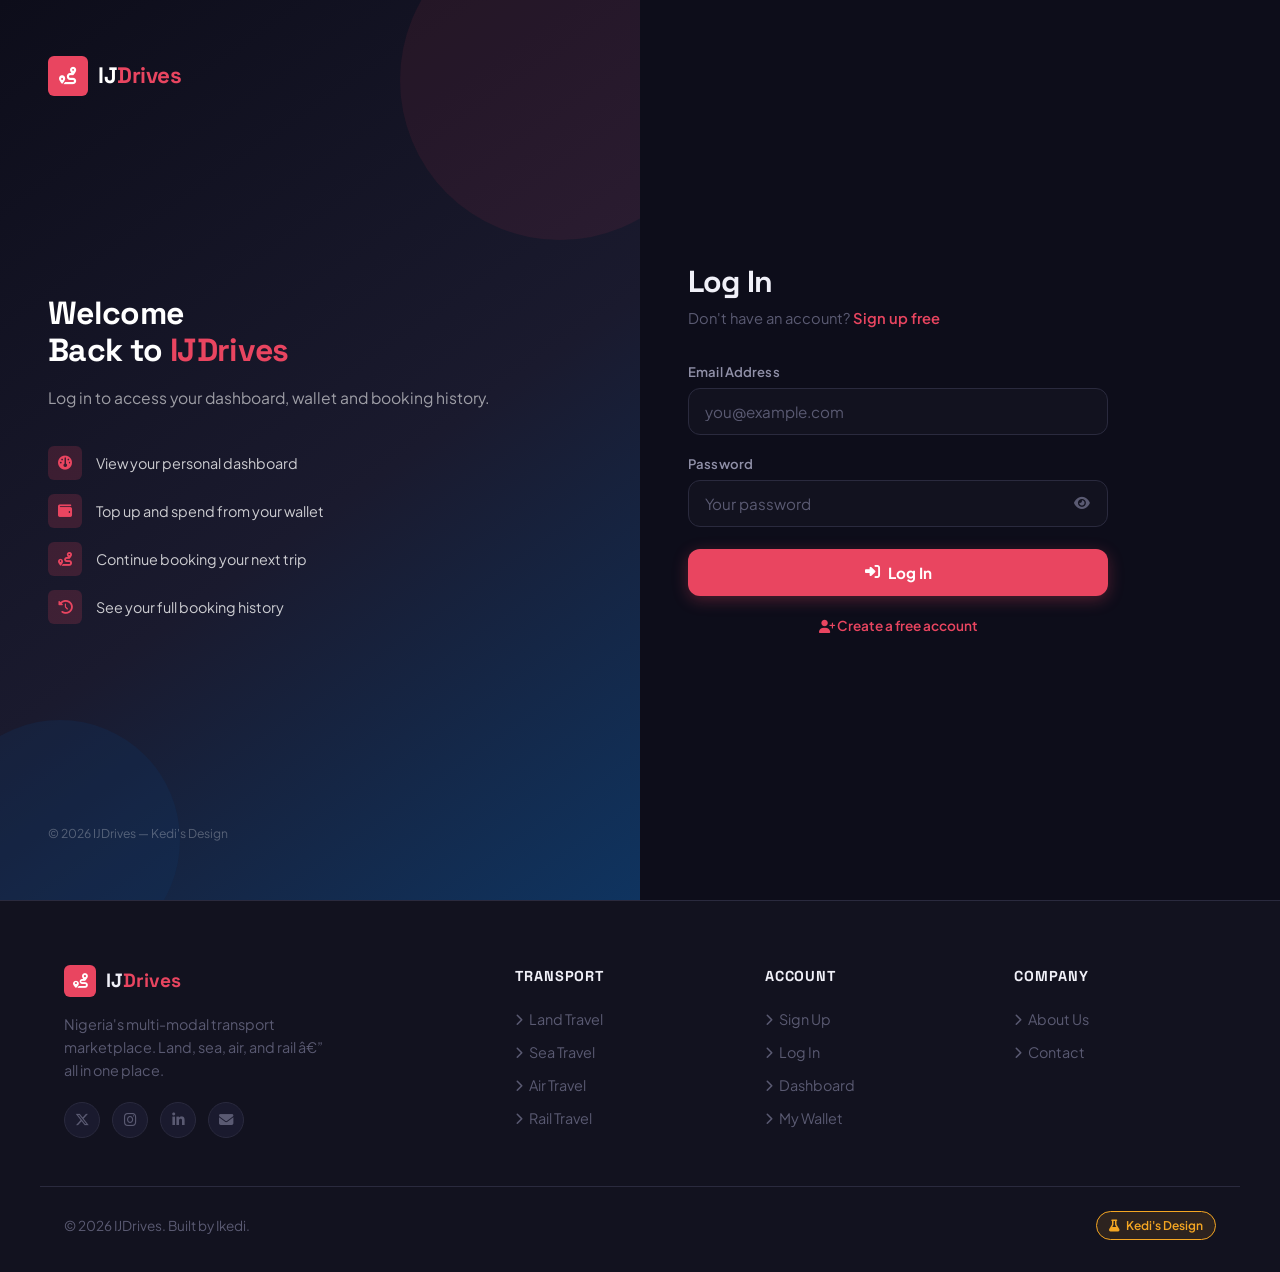
<file: wallet.html>
﻿<!DOCTYPE html>
<html lang="en" data-theme="dark">
<head>
  <meta charset="UTF-8">
  <meta name="viewport" content="width=device-width, initial-scale=1.0">
  <meta name="description" content="IJDrives â€” Nigeria's multi-modal transport marketplace">
  <title>My Wallet | IJDrives</title>

  <!-- Favicon -->
  <link rel="icon" type="image/png" sizes="64x64" href="./assets/icons/Gemini_Generated_Image_gh6tetgh6tetgh6t-removebg-preview.png">
    

  <!-- Font Awesome 6 -->
  <link rel="stylesheet" href="https://cdnjs.cloudflare.com/ajax/libs/font-awesome/6.5.1/css/all.min.css" crossorigin="anonymous">

  <!-- Google Fonts -->
  <link rel="preconnect" href="https://fonts.googleapis.com">
  <link rel="preconnect" href="https://fonts.gstatic.com" crossorigin>
  <link href="https://fonts.googleapis.com/css2?family=Space+Grotesk:wght@400;500;600;700&family=Plus+Jakarta+Sans:ital,wght@0,400;0,500;0,600;0,700;1,400&family=JetBrains+Mono:wght@400;500&display=swap" rel="stylesheet">

  <!-- IJDrives CSS -->
  <link rel="stylesheet" href="css/main.css">
  <link rel="stylesheet" href="css/animations.css">
  <link rel="stylesheet" href="css/components.css">
  <link rel="stylesheet" href="css/pages/dashboard.css">
</head>
<body class="">

  <!-- Toast container -->
  <div class="toast-container" id="toast-container"></div>


  <nav class="navbar" id="navbar">
    <div class="navbar__inner">

      <!-- Logo -->
      <a href="index.html" class="navbar__logo">
        <div class="navbar__logo-icon">
          <i class="fa-solid fa-route"></i>
        </div>
        <span class="navbar__logo-text">IJ<span>Drives</span></span>
      </a>

      <!-- Nav Links -->
      <ul class="navbar__links">
        <li>
          <a href="index.html" class="navbar__link">
            <i class="fa-solid fa-house"></i> Home
          </a>
        </li>
        <li>
          <a href="land.html" class="navbar__link" data-mode="land">
            <i class="fa-solid fa-bus"></i> Land
          </a>
        </li>
        <li>
          <a href="sea.html" class="navbar__link" data-mode="sea">
            <i class="fa-solid fa-ship"></i> Sea
          </a>
        </li>
        <li>
          <a href="air.html" class="navbar__link" data-mode="air">
            <i class="fa-solid fa-plane-departure"></i> Air
          </a>
        </li>
        <li>
          <a href="rail.html" class="navbar__link" data-mode="rail">
            <i class="fa-solid fa-train"></i> Rail
          </a>
        </li>
        <li>
          <a href="about.html" class="navbar__link">
            <i class="fa-solid fa-circle-info"></i> About
          </a>
        </li>
      </ul>

      <!-- Right Actions -->
      <div class="navbar__actions">

        <!-- Theme toggle -->
        <button class="theme-toggle" title="Toggle theme" aria-label="Toggle theme">
          <i class="fa-solid fa-sun"></i>
        </button>

        <!-- Wallet chip (logged in only) -->
        <a href="wallet.html" class="wallet-chip" style="display:none;">
          <i class="fa-solid fa-wallet"></i>
          <span class="wallet-chip__balance">â‚¦0.00</span>
        </a>

        <!-- Auth buttons (logged out) -->
        <div class="navbar__auth">
          <a href="login.html" class="btn btn-ghost btn-sm">Log In</a>
          <a href="signup.html" class="btn btn-primary btn-sm">Sign Up</a>
        </div>

        <!-- User dropdown (logged in) -->
        <div class="user-menu" style="display:none;">
          <div class="user-avatar" role="button" tabindex="0" aria-label="User menu">U</div>
          <div class="user-dropdown">
            <div class="user-dropdown__header">
              <div class="user-dropdown__name">User Name</div>
              <div class="user-dropdown__email">user@email.com</div>
            </div>
            <a href="dashboard.html" class="user-dropdown__item">
              <i class="fa-solid fa-gauge"></i> Dashboard
            </a>
            <a href="wallet.html" class="user-dropdown__item">
              <i class="fa-solid fa-wallet"></i> My Wallet
            </a>
            <a href="dashboard.html#bookings" class="user-dropdown__item">
              <i class="fa-solid fa-ticket"></i> My Bookings
            </a>
            <div class="divider" style="margin: 6px 0;"></div>
            <div class="user-dropdown__item danger" data-action="logout">
              <i class="fa-solid fa-right-from-bracket"></i> Log Out
            </div>
          </div>
        </div>

        <!-- Mobile hamburger -->
        <div class="navbar__hamburger" id="hamburger" aria-label="Menu">
          <span></span><span></span><span></span>
        </div>
      </div>
    </div>
  </nav>


  <main class="page-content">
    <div class="container">
      <div class="dashboard-layout">

        <aside class="dash-sidebar">
          <div class="dash-sidebar__profile">
            <div class="dash-sidebar__avatar" id="dash-avatar">U</div>
            <div class="dash-sidebar__name" id="dash-name">Loading...</div>
            <div class="dash-sidebar__email" id="dash-email"></div>
          </div>
          <nav class="dash-nav">
            <a href="dashboard.html" class="dash-nav__item">
              <i class="fa-solid fa-gauge"></i> Overview
            </a>
            <a href="wallet.html" class="dash-nav__item active">
              <i class="fa-solid fa-wallet"></i> My Wallet
            </a>
            <a href="dashboard.html#bookings" class="dash-nav__item">
              <i class="fa-solid fa-ticket"></i> My Bookings
            </a>
            <div class="divider"></div>
            <a href="index.html" class="dash-nav__item">
              <i class="fa-solid fa-magnifying-glass"></i> Find a Route
            </a>
            <div class="dash-nav__item danger" data-action="logout" style="cursor:pointer; margin-top:8px; color:var(--danger);">
              <i class="fa-solid fa-right-from-bracket"></i> Log Out
            </div>
          </nav>
        </aside>

        <div>
          <!-- Balance hero -->
          <div class="wallet-hero reveal">
            <i class="wallet-hero__icon fa-solid fa-wallet"></i>
            <div class="wallet-hero__label">Available Balance</div>
            <div class="wallet-hero__balance">
              <span class="currency">â‚¦</span><span id="wallet-balance">0.00</span>
            </div>
            <button class="btn btn-success btn-lg" id="deposit-btn">
              <i class="fa-solid fa-arrow-down"></i> Deposit Funds
            </button>
          </div>

          <!-- Transaction history -->
          <div class="dash-section reveal">
            <div class="dash-section__header">
              <div class="dash-section__title">
                <i class="fa-solid fa-list-ul" style="color:var(--success);"></i> Transaction History
              </div>
            </div>
            <div id="tx-history-container">
              <!-- Rendered by JS -->
              <div style="text-align:center; padding:32px; color:var(--text-muted);">
                <i class="fa-solid fa-coins" style="font-size:2rem; margin-bottom:12px; display:block;"></i>
                <p>No transactions yet. Deposit funds to get started!</p>
              </div>
            </div>
          </div>
        </div>
      </div>
    </div>

    <!-- Deposit Modal -->
    <div class="modal-overlay" id="deposit-modal">
      <div class="modal">
        <div class="modal__header">
          <div class="modal__title"><i class="fa-solid fa-wallet" style="color:var(--success); margin-right:8px;"></i>Deposit Funds</div>
          <button class="modal__close" id="close-deposit-modal"><i class="fa-solid fa-xmark"></i></button>
        </div>
        <div class="form-group" style="margin-bottom:20px;">
          <label class="form-label">Amount (â‚¦)</label>
          <input type="number" id="deposit-amount" class="form-input" placeholder="e.g. 5000" min="500" max="500000">
          <span style="font-size:0.78rem; color:var(--text-muted); margin-top:4px;">Min: â‚¦500 Â· Max: â‚¦500,000</span>
        </div>
        <!-- Quick amount shortcuts -->
        <div style="display:flex;gap:8px;margin-bottom:16px;flex-wrap:wrap;">
          <button class="btn btn-secondary btn-sm deposit-quick-btn" data-amount="500">â‚¦500</button>
          <button class="btn btn-secondary btn-sm deposit-quick-btn" data-amount="1000">â‚¦1,000</button>
          <button class="btn btn-secondary btn-sm deposit-quick-btn" data-amount="2000">â‚¦2,000</button>
          <button class="btn btn-secondary btn-sm deposit-quick-btn" data-amount="5000">â‚¦5,000</button>
          <button class="btn btn-secondary btn-sm deposit-quick-btn" data-amount="10000">â‚¦10,000</button>
        </div>
                <div style="background:var(--info-bg); border:1px solid var(--info); border-radius:var(--radius-md); padding:12px 14px; margin-bottom:20px; font-size:0.85rem; color:var(--info); display:flex; gap:8px; align-items:center;">
          <i class="fa-solid fa-circle-info"></i>
          This is a demo â€” no real money is involved. Funds are added to your IJDrives wallet instantly.
        </div>
        <button class="btn btn-success btn-full btn-lg" id="confirm-deposit-btn">
          <i class="fa-solid fa-check"></i> Confirm Deposit
        </button>
      </div>
    </div>
  </main>


  <footer class="footer">
    <div class="footer__grid">

      <!-- Brand -->
      <div class="footer__brand">
        <a href="index.html" class="footer__logo">
          <div class="footer__logo-icon">
            <i class="fa-solid fa-route"></i>
          </div>
          <span class="footer__logo-text">IJ<span>Drives</span></span>
        </a>
        <p class="footer__tagline">
          Nigeria's multi-modal transport marketplace. Land, sea, air, and rail â€” all in one place.
        </p>
        <div class="footer__socials">
          <a href="#" class="footer__social-link" aria-label="Twitter">
            <i class="fa-brands fa-x-twitter"></i>
          </a>
          <a href="#" class="footer__social-link" aria-label="Instagram">
            <i class="fa-brands fa-instagram"></i>
          </a>
          <a href="#" class="footer__social-link" aria-label="LinkedIn">
            <i class="fa-brands fa-linkedin-in"></i>
          </a>
          <a href="#" class="footer__social-link" aria-label="Email">
            <i class="fa-solid fa-envelope"></i>
          </a>
        </div>
      </div>

      <!-- Transport -->
      <div>
        <div class="footer__col-title">Transport</div>
        <ul class="footer__links">
          <li><a href="land.html" class="footer__link"><i class="fa-solid fa-chevron-right"></i> Land Travel</a></li>
          <li><a href="sea.html"  class="footer__link"><i class="fa-solid fa-chevron-right"></i> Sea Travel</a></li>
          <li><a href="air.html"  class="footer__link"><i class="fa-solid fa-chevron-right"></i> Air Travel</a></li>
          <li><a href="rail.html" class="footer__link"><i class="fa-solid fa-chevron-right"></i> Rail Travel</a></li>
        </ul>
      </div>

      <!-- Account -->
      <div>
        <div class="footer__col-title">Account</div>
        <ul class="footer__links">
          <li><a href="signup.html"    class="footer__link"><i class="fa-solid fa-chevron-right"></i> Sign Up</a></li>
          <li><a href="login.html"     class="footer__link"><i class="fa-solid fa-chevron-right"></i> Log In</a></li>
          <li><a href="dashboard.html" class="footer__link"><i class="fa-solid fa-chevron-right"></i> Dashboard</a></li>
          <li><a href="wallet.html"    class="footer__link"><i class="fa-solid fa-chevron-right"></i> My Wallet</a></li>
        </ul>
      </div>

      <!-- Company -->
      <div>
        <div class="footer__col-title">Company</div>
        <ul class="footer__links">
          <li><a href="about.html" class="footer__link"><i class="fa-solid fa-chevron-right"></i> About Us</a></li>
          <li><a href="about.html#contact" class="footer__link"><i class="fa-solid fa-chevron-right"></i> Contact</a></li>
        </ul>
      </div>
    </div>

    <div class="footer__bottom">
      <p class="footer__copyright">
        &copy; 2026 IJDrives. Built by Ikedi.
      </p>
      <span class="footer__demo-badge">
        <i class="fa-solid fa-flask"></i> Demo Project
      </span>
    </div>
  </footer>

<!-- IJDrives JS -->
  <script src="js/config.js"></script>
  <script src="js/api.js"></script>
  <script src="js/db.js"></script>
  <script src="js/utils.js"></script>
  <script src="js/theme.js"></script>
  <script src="js/auth.js"></script>
  <script src="js/data.js"></script>
  <script src="js/wallet.js"></script>
  <script src="js/search.js"></script>
  <script src="js/booking.js"></script>
  <script src="js/maps.js"></script>
  <script src="js/wallet-page.js"></script>

</body>
</html>
</file>
<file: css/main.css>
/* 
   IJDrives — main.css  (v2)
   Global styles: CSS variables, reset, typography, theme
   Fonts: Space Grotesk (headings) + Plus Jakarta Sans (body)
    */

/* ── Google Fonts ── */
@import url('https://fonts.googleapis.com/css2?family=Space+Grotesk:wght@400;500;600;700&family=Plus+Jakarta+Sans:ital,wght@0,400;0,500;0,600;0,700;1,400&family=JetBrains+Mono:wght@400;500&display=swap');

/* 
   CSS VARIABLES — DARK THEME (default)
 */
:root,
[data-theme="dark"] {
  /* Backgrounds */
  --bg-primary:      #0D0D1A;
  --bg-secondary:    #12121F;
  --bg-card:         #1A1A2E;
  --bg-card-hover:   #1F1F38;
  --bg-nav:          rgba(13, 13, 26, 0.88);
  --bg-modal:        #1A1A2E;
  --bg-input:        #12121F;

  /* Text */
  --text-primary:    #F0F0F8;
  --text-secondary:  #9090A8;
  --text-muted:      #5A5A72;
  --text-inverse:    #0D0D1A;

  /* Brand colours */
  --accent:          #E94560;
  --accent-hover:    #FF5570;
  --accent-2:        #0F3460;
  --accent-2-hover:  #1A4A80;

  /* Status colours */
  --success:         #2EC4B6;
  --success-bg:      rgba(46, 196, 182, 0.12);
  --warning:         #F5A623;
  --warning-bg:      rgba(245, 166, 35, 0.12);
  --danger:          #E94560;
  --danger-bg:       rgba(233, 69, 96, 0.12);
  --info:            #00B4D8;
  --info-bg:         rgba(0, 180, 216, 0.12);

  /* Borders & shadows */
  --border:          #2A2A3E;
  --border-light:    #222235;
  --shadow-sm:       0 2px 8px rgba(0, 0, 0, 0.35);
  --shadow-md:       0 4px 20px rgba(0, 0, 0, 0.45);
  --shadow-lg:       0 8px 40px rgba(0, 0, 0, 0.55);
  --shadow-accent:   0 4px 24px rgba(233, 69, 96, 0.25);

  /* Transport mode accent colours */
  --land-accent:     #F5A623;
  --land-accent-bg:  rgba(245, 166, 35, 0.12);
  --sea-accent:      #00B4D8;
  --sea-accent-bg:   rgba(0, 180, 216, 0.12);
  --air-accent:      #7B2FBE;
  --air-accent-bg:   rgba(123, 47, 190, 0.12);
  --rail-accent:     #2EC4B6;
  --rail-accent-bg:  rgba(46, 196, 182, 0.12);

  /* Layout */
  --nav-height:      72px;

  /* Border radius scale */
  --radius-sm:       6px;
  --radius-md:       12px;
  --radius-lg:       20px;
  --radius-xl:       32px;
  --radius-full:     9999px;

  /* Transition speeds */
  --transition-fast: 0.15s ease;
  --transition-mid:  0.3s ease;
  --transition-slow: 0.5s ease;
}

/* 
   CSS VARIABLES — LIGHT THEME
 */
[data-theme="light"] {
  --bg-primary:      #F4F4F8;
  --bg-secondary:    #EEEEF4;
  --bg-card:         #FFFFFF;
  --bg-card-hover:   #F8F8FC;
  --bg-nav:          rgba(255, 255, 255, 0.90);
  --bg-modal:        #FFFFFF;
  --bg-input:        #F0F0F5;

  --text-primary:    #1A1A2E;
  --text-secondary:  #555570;
  --text-muted:      #9090A8;
  --text-inverse:    #F0F0F8;

  --accent:          #E94560;
  --accent-hover:    #C73550;
  --accent-2:        #0F3460;
  --accent-2-hover:  #1A4A80;

  --success:         #1EA89C;
  --success-bg:      rgba(30, 168, 156, 0.10);
  --warning:         #D4880A;
  --warning-bg:      rgba(212, 136, 10, 0.10);
  --danger:          #C73550;
  --danger-bg:       rgba(199, 53, 80, 0.10);
  --info:            #0090B8;
  --info-bg:         rgba(0, 144, 184, 0.10);

  --border:          #E0E0EC;
  --border-light:    #EAEAF4;
  --shadow-sm:       0 2px 8px rgba(0, 0, 0, 0.06);
  --shadow-md:       0 4px 20px rgba(0, 0, 0, 0.10);
  --shadow-lg:       0 8px 40px rgba(0, 0, 0, 0.12);
  --shadow-accent:   0 4px 24px rgba(233, 69, 96, 0.18);

  --land-accent-bg:  rgba(245, 166, 35, 0.10);
  --sea-accent-bg:   rgba(0, 180, 216, 0.10);
  --air-accent-bg:   rgba(123, 47, 190, 0.10);
  --rail-accent-bg:  rgba(46, 196, 182, 0.10);
}

/* 
   RESET
 */
*, *::before, *::after {
  box-sizing: border-box;
  margin: 0;
  padding: 0;
}

html {
  scroll-behavior: smooth;
  font-size: 16px;
}

body {
  font-family: 'Plus Jakarta Sans', sans-serif;
  background-color: var(--bg-primary);
  color: var(--text-primary);
  line-height: 1.6;
  transition: background-color var(--transition-mid), color var(--transition-mid);
  min-height: 100vh;
  overflow-x: hidden;
}

/* 
   TYPOGRAPHY
 */
h1, h2, h3, h4, h5, h6 {
  font-family: 'Space Grotesk', sans-serif;
  font-weight: 700;
  line-height: 1.2;
  color: var(--text-primary);
}

h1 { font-size: clamp(2rem, 5vw, 3.5rem); }
h2 { font-size: clamp(1.5rem, 3vw, 2.25rem); }
h3 { font-size: clamp(1.1rem, 2.5vw, 1.5rem); }
h4 { font-size: 1.1rem; }
h5 { font-size: 1rem; }
h6 { font-size: 0.875rem; }

p {
  font-family: 'Plus Jakarta Sans', sans-serif;
  color: var(--text-secondary);
  line-height: 1.7;
}

a {
  color: var(--accent);
  text-decoration: none;
  transition: color var(--transition-fast);
}
a:hover { color: var(--accent-hover); }

ul, ol { list-style: none; }
img     { max-width: 100%; display: block; }
button  { cursor: pointer; font-family: 'Plus Jakarta Sans', sans-serif; }

input, select, textarea {
  font-family: 'Plus Jakarta Sans', sans-serif;
  font-size: 1rem;
}

/* 
   LAYOUT UTILITIES
 */
.container {
  max-width: 1200px;
  margin: 0 auto;
  padding: 0 24px;
}

.section-padding { padding: 80px 0; }

/* Page offset so fixed navbar doesn't cover content */
.page-content { padding-top: var(--nav-height); }

/* 
   TYPOGRAPHY UTILITIES
 */
.font-heading { font-family: 'Space Grotesk', sans-serif; }
.font-body    { font-family: 'Plus Jakarta Sans', sans-serif; }
.font-mono    { font-family: 'JetBrains Mono', monospace; }

.text-accent    { color: var(--accent); }
.text-secondary { color: var(--text-secondary); }
.text-muted     { color: var(--text-muted); }
.text-success   { color: var(--success); }
.text-danger    { color: var(--danger); }
.text-warning   { color: var(--warning); }

.fw-400 { font-weight: 400; }
.fw-500 { font-weight: 500; }
.fw-600 { font-weight: 600; }
.fw-700 { font-weight: 700; }

.text-center { text-align: center; }
.text-right  { text-align: right; }

/* 
   FLEXBOX / SPACING UTILITIES
 */
.d-flex         { display: flex; }
.align-center   { align-items: center; }
.justify-center { justify-content: center; }
.gap-8          { gap: 8px; }
.gap-12         { gap: 12px; }
.gap-16         { gap: 16px; }
.gap-24         { gap: 24px; }

.mt-8  { margin-top: 8px; }   .mb-8  { margin-bottom: 8px; }
.mt-16 { margin-top: 16px; }  .mb-16 { margin-bottom: 16px; }
.mt-24 { margin-top: 24px; }  .mb-24 { margin-bottom: 24px; }
.mt-32 { margin-top: 32px; }  .mb-32 { margin-bottom: 32px; }

/* 
   BUTTONS
 */
.btn {
  display: inline-flex;
  align-items: center;
  gap: 8px;
  padding: 12px 24px;
  border-radius: var(--radius-full);
  font-family: 'Plus Jakarta Sans', sans-serif;
  font-weight: 600;
  font-size: 0.95rem;
  border: none;
  transition: all var(--transition-mid);
  white-space: nowrap;
  text-decoration: none;
  cursor: pointer;
}
.btn:hover  { transform: translateY(-2px); }
.btn:active { transform: translateY(0); }

.btn-primary {
  background: var(--accent);
  color: #fff;
  box-shadow: 0 4px 16px rgba(233, 69, 96, 0.3);
}
.btn-primary:hover {
  background: var(--accent-hover);
  box-shadow: var(--shadow-accent);
  color: #fff;
}

.btn-secondary {
  background: transparent;
  color: var(--text-primary);
  border: 1.5px solid var(--border);
}
.btn-secondary:hover {
  border-color: var(--accent);
  color: var(--accent);
  background: var(--danger-bg);
}

.btn-ghost {
  background: transparent;
  color: var(--text-secondary);
  padding: 10px 16px;
}
.btn-ghost:hover {
  color: var(--text-primary);
  background: var(--bg-card);
}

.btn-success {
  background: var(--success);
  color: #fff;
}
.btn-success:hover { opacity: 0.88; color: #fff; }

.btn-sm   { padding: 8px 16px;  font-size: 0.85rem; }
.btn-lg   { padding: 16px 36px; font-size: 1.05rem; }
.btn-full { width: 100%; justify-content: center; }

/* 
   CARDS
 */
.card {
  background: var(--bg-card);
  border: 1px solid var(--border);
  border-radius: var(--radius-lg);
  padding: 24px;
  transition: all var(--transition-mid);
  box-shadow: var(--shadow-sm);
}
.card:hover {
  transform: translateY(-4px);
  box-shadow: var(--shadow-md);
  border-color: var(--accent);
}

/* 
   BADGES
 */
.badge {
  display: inline-flex;
  align-items: center;
  gap: 4px;
  padding: 4px 10px;
  border-radius: var(--radius-full);
  font-size: 0.75rem;
  font-weight: 600;
  font-family: 'Plus Jakarta Sans', sans-serif;
}
.badge-success { background: var(--success-bg); color: var(--success); }
.badge-danger  { background: var(--danger-bg);  color: var(--danger); }
.badge-warning { background: var(--warning-bg); color: var(--warning); }
.badge-info    { background: var(--info-bg);    color: var(--info); }
.badge-accent  { background: var(--danger-bg);  color: var(--accent); }

/* 
   FORM ELEMENTS
 */
.form-group {
  display: flex;
  flex-direction: column;
  gap: 6px;
}
.form-label {
  font-size: 0.875rem;
  font-weight: 500;
  color: var(--text-secondary);
}
.form-input {
  background: var(--bg-input);
  border: 1.5px solid var(--border);
  border-radius: var(--radius-md);
  padding: 12px 16px;
  color: var(--text-primary);
  font-size: 0.95rem;
  transition: border-color var(--transition-fast), box-shadow var(--transition-fast);
  outline: none;
  width: 100%;
}
.form-input:focus {
  border-color: var(--accent);
  box-shadow: 0 0 0 3px rgba(233, 69, 96, 0.12);
}
.form-input::placeholder { color: var(--text-muted); }

select.form-input {
  appearance: none;
  background-image: url("data:image/svg+xml,%3Csvg xmlns='http://www.w3.org/2000/svg' width='12' height='8' viewBox='0 0 12 8'%3E%3Cpath d='M1 1l5 5 5-5' stroke='%235A5A72' stroke-width='1.5' fill='none' stroke-linecap='round'/%3E%3C/svg%3E");
  background-repeat: no-repeat;
  background-position: right 14px center;
  padding-right: 36px;
}

/* 
   DIVIDER
 */
.divider {
  height: 1px;
  background: var(--border);
  margin: 24px 0;
}

/* 
   SECTION HEADER
   Used for centred section titles with eyebrow label
 */
.section-header {
  text-align: center;
  margin-bottom: 56px;
}
.section-header .eyebrow {
  display: inline-flex;
  align-items: center;
  gap: 8px;
  font-size: 0.78rem;
  font-weight: 600;
  letter-spacing: 0.12em;
  text-transform: uppercase;
  color: var(--accent);
  margin-bottom: 14px;
}
.section-header h2 { margin-bottom: 16px; }
.section-header p  { max-width: 540px; margin: 0 auto; font-size: 1.05rem; }

/* ── Standalone eyebrow (used outside .section-header) ── */
.eyebrow {
  display: inline-flex;
  align-items: center;
  gap: 8px;
  font-size: 0.78rem;
  font-weight: 600;
  letter-spacing: 0.12em;
  text-transform: uppercase;
  color: var(--accent);
  margin-bottom: 14px;
}

/* 
   SCROLLBAR
 */
::-webkit-scrollbar       { width: 6px; height: 6px; }
::-webkit-scrollbar-track { background: var(--bg-secondary); }
::-webkit-scrollbar-thumb { background: var(--border); border-radius: 3px; }
::-webkit-scrollbar-thumb:hover { background: var(--text-muted); }

/* 
   SPINNER
 */
.spinner {
  width: 24px;
  height: 24px;
  border: 2.5px solid var(--border);
  border-top-color: var(--accent);
  border-radius: 50%;
  animation: spin 0.7s linear infinite;
  display: inline-block;
}
.spinner-lg { width: 40px; height: 40px; border-width: 3px; }

/* 
   RESPONSIVE BASE
 */
@media (max-width: 768px) {
  .container       { padding: 0 16px; }
  .section-padding { padding: 56px 0; }
  h1               { font-size: 2rem; }
  h2               { font-size: 1.5rem; }
}

/* 
   POLISH — Day 11
 */

/* ── Page fade-in on load ── */
body {
  animation: fadeIn 0.35s ease forwards;
}

/* ── Focus ring for keyboard accessibility ── */
:focus-visible {
  outline: 2px solid var(--accent);
  outline-offset: 3px;
  border-radius: 4px;
}

/* ── Selection colour ── */
::selection {
  background: rgba(233, 69, 96, 0.25);
  color: var(--text-primary);
}

/* ── Smooth image loading ── */
img {
  transition: opacity 0.3s ease;
}
img[loading="lazy"] {
  opacity: 0;
}
img[loading="lazy"].loaded,
img:not([loading]) {
  opacity: 1;
}

/* ── Button active/pressed state ── */
.btn:active {
  transform: scale(0.97) !important;
}

/* ── Card hover lift — more refined ── */
.card:hover {
  transform: translateY(-3px);
  box-shadow: var(--shadow-md);
}

/* ── Mobile: full-width buttons in small containers ── */
@media (max-width: 480px) {
  .btn-lg { padding: 14px 24px; font-size: 1rem; }
  .modal  { padding: 24px 20px; border-radius: var(--radius-lg); }
}

/* ── Prevent orphan map-container opacity issue ──
   .map-container was setting opacity:0 by default causing
   maps wrapped in it to be invisible until JS adds .loaded.
   Transport pages use .map-panel not .map-container so
   this was leaving non-map containers invisible. ── */
.map-container:not([id*="map"]) {
  opacity: 1 !important;
  transform: none !important;
}
</file>
<file: css/animations.css>
/* 
   IJDrives — animations.css
   Keyframes, scroll-reveal, stagger, transitions
    */

/* ── Keyframes ── */
@keyframes fadeUp {
  from { opacity: 0; transform: translateY(32px); }
  to   { opacity: 1; transform: translateY(0); }
}

@keyframes fadeIn {
  from { opacity: 0; }
  to   { opacity: 1; }
}

@keyframes fadeDown {
  from { opacity: 0; transform: translateY(-20px); }
  to   { opacity: 1; transform: translateY(0); }
}

@keyframes scaleIn {
  from { opacity: 0; transform: scale(0.9); }
  to   { opacity: 1; transform: scale(1); }
}

@keyframes slideRight {
  from { opacity: 0; transform: translateX(-32px); }
  to   { opacity: 1; transform: translateX(0); }
}

@keyframes slideLeft {
  from { opacity: 0; transform: translateX(32px); }
  to   { opacity: 1; transform: translateX(0); }
}

@keyframes pulse {
  0%, 100% { opacity: 1; }
  50%       { opacity: 0.5; }
}

@keyframes spin {
  from { transform: rotate(0deg); }
  to   { transform: rotate(360deg); }
}

@keyframes float {
  0%, 100% { transform: translateY(0); }
  50%       { transform: translateY(-10px); }
}

@keyframes shimmer {
  0%   { background-position: -200% 0; }
  100% { background-position: 200% 0; }
}

@keyframes borderPulse {
  0%, 100% { box-shadow: 0 0 0 0 rgba(233, 69, 96, 0.4); }
  50%       { box-shadow: 0 0 0 8px rgba(233, 69, 96, 0); }
}

/* ── Page Load — Hero stagger ── */
.hero-animate-1 {
  opacity: 0;
  animation: fadeUp 0.7s cubic-bezier(0.22, 1, 0.36, 1) 0.1s forwards;
}
.hero-animate-2 {
  opacity: 0;
  animation: fadeUp 0.7s cubic-bezier(0.22, 1, 0.36, 1) 0.25s forwards;
}
.hero-animate-3 {
  opacity: 0;
  animation: fadeUp 0.7s cubic-bezier(0.22, 1, 0.36, 1) 0.4s forwards;
}
.hero-animate-4 {
  opacity: 0;
  animation: fadeUp 0.7s cubic-bezier(0.22, 1, 0.36, 1) 0.55s forwards;
}
.hero-animate-5 {
  opacity: 0;
  animation: fadeUp 0.7s cubic-bezier(0.22, 1, 0.36, 1) 0.7s forwards;
}

/* ── Scroll Reveal ── */
/* Applied by JS (scroll-reveal.js logic in utils.js) via Intersection Observer */
.reveal {
  opacity: 0;
  transform: translateY(32px);
  transition: opacity 0.65s cubic-bezier(0.22, 1, 0.36, 1),
              transform 0.65s cubic-bezier(0.22, 1, 0.36, 1);
}
.reveal.visible {
  opacity: 1;
  transform: translateY(0);
}
.reveal-left {
  opacity: 0;
  transform: translateX(-32px);
  transition: opacity 0.65s cubic-bezier(0.22, 1, 0.36, 1),
              transform 0.65s cubic-bezier(0.22, 1, 0.36, 1);
}
.reveal-left.visible {
  opacity: 1;
  transform: translateX(0);
}
.reveal-right {
  opacity: 0;
  transform: translateX(32px);
  transition: opacity 0.65s cubic-bezier(0.22, 1, 0.36, 1),
              transform 0.65s cubic-bezier(0.22, 1, 0.36, 1);
}
.reveal-right.visible {
  opacity: 1;
  transform: translateX(0);
}
.reveal-scale {
  opacity: 0;
  transform: scale(0.92);
  transition: opacity 0.65s cubic-bezier(0.22, 1, 0.36, 1),
              transform 0.65s cubic-bezier(0.22, 1, 0.36, 1);
}
.reveal-scale.visible {
  opacity: 1;
  transform: scale(1);
}

/* Stagger delays for grid children */
.stagger-children > *:nth-child(1) { transition-delay: 0s; }
.stagger-children > *:nth-child(2) { transition-delay: 0.1s; }
.stagger-children > *:nth-child(3) { transition-delay: 0.2s; }
.stagger-children > *:nth-child(4) { transition-delay: 0.3s; }
.stagger-children > *:nth-child(5) { transition-delay: 0.4s; }
.stagger-children > *:nth-child(6) { transition-delay: 0.5s; }

/* ── Skeleton Loading ── */
.skeleton {
  background: linear-gradient(
    90deg,
    var(--bg-card) 0%,
    var(--bg-card-hover) 50%,
    var(--bg-card) 100%
  );
  background-size: 200% 100%;
  animation: shimmer 1.5s infinite;
  border-radius: var(--radius-sm);
}

/* ── Utility animation classes ── */
.animate-float  { animation: float 3s ease-in-out infinite; }
.animate-pulse  { animation: pulse 2s ease-in-out infinite; }
.animate-spin   { animation: spin 1s linear infinite; }
.animate-border { animation: borderPulse 2s ease-in-out infinite; }

/* ── Loading Spinner ── */
.spinner {
  width: 24px;
  height: 24px;
  border: 2.5px solid var(--border);
  border-top-color: var(--accent);
  border-radius: 50%;
  animation: spin 0.7s linear infinite;
  display: inline-block;
}
.spinner-lg {
  width: 40px;
  height: 40px;
  border-width: 3px;
}

/* ── Map reveal ── */
.map-container {
  opacity: 0;
  transform: translateY(16px);
  transition: opacity 0.5s ease, transform 0.5s ease;
}
.map-container.loaded {
  opacity: 1;
  transform: translateY(0);
}

/* ── Reduced motion ── */
@media (prefers-reduced-motion: reduce) {
  *,
  *::before,
  *::after {
    animation-duration: 0.01ms !important;
    transition-duration: 0.01ms !important;
  }
  .reveal, .reveal-left, .reveal-right, .reveal-scale {
    opacity: 1;
    transform: none;
  }
}
</file>
<file: css/components.css>
/* 
   IJDrives — components.css
   Navbar, Footer, Toast, Modal, Wallet Chip, User Avatar
   */

/* ── NAVBAR ── */
.navbar {
  position: fixed;
  top: 0;
  left: 0;
  right: 0;
  z-index: 1000;
  height: var(--nav-height);
  background: var(--bg-nav);
  backdrop-filter: blur(16px);
  -webkit-backdrop-filter: blur(16px);
  border-bottom: 1px solid var(--border);
  transition: background var(--transition-mid), border-color var(--transition-mid);
}

.navbar__inner {
  display: flex;
  align-items: center;
  justify-content: space-between;
  height: 100%;
  max-width: 1200px;
  margin: 0 auto;
  padding: 0 24px;
  gap: 24px;
}

/* Logo */
.navbar__logo {
  display: flex;
  align-items: center;
  gap: 10px;
  text-decoration: none;
  flex-shrink: 0;
}
.navbar__logo-icon {
  width: 36px;
  height: 36px;
  background: var(--accent);
  border-radius: var(--radius-sm);
  display: flex;
  align-items: center;
  justify-content: center;
  color: #fff;
  font-size: 1rem;
}
.navbar__logo-text {
  font-family: 'Space Grotesk', sans-serif;
  font-weight: 800;
  font-size: 1.3rem;
  color: var(--text-primary);
  letter-spacing: -0.02em;
}
.navbar__logo-text span { color: var(--accent); }

/* Nav Links */
.navbar__links {
  display: flex;
  align-items: center;
  gap: 4px;
  flex: 1;
  justify-content: center;
}
.navbar__link {
  display: flex;
  align-items: center;
  gap: 6px;
  padding: 8px 14px;
  border-radius: var(--radius-full);
  font-size: 0.9rem;
  font-weight: 500;
  color: var(--text-secondary);
  text-decoration: none;
  transition: all var(--transition-fast);
  white-space: nowrap;
}
.navbar__link:hover,
.navbar__link.active {
  color: var(--text-primary);
  background: var(--bg-card);
}
.navbar__link.active { color: var(--accent); }
.navbar__link i { font-size: 0.85rem; }

/* Mode-specific link accents on hover */
.navbar__link[data-mode="land"]:hover   { color: var(--land-accent); }
.navbar__link[data-mode="sea"]:hover    { color: var(--sea-accent); }
.navbar__link[data-mode="air"]:hover    { color: var(--air-accent); }
.navbar__link[data-mode="rail"]:hover   { color: var(--rail-accent); }

/* Right side actions */
.navbar__actions {
  display: flex;
  align-items: center;
  gap: 12px;
  flex-shrink: 0;
}

/* Theme toggle */
.theme-toggle {
  width: 38px;
  height: 38px;
  border-radius: var(--radius-full);
  background: var(--bg-card);
  border: 1px solid var(--border);
  color: var(--text-secondary);
  font-size: 0.95rem;
  display: flex;
  align-items: center;
  justify-content: center;
  cursor: pointer;
  transition: all var(--transition-fast);
}
.theme-toggle:hover {
  color: var(--warning);
  border-color: var(--warning);
  background: var(--warning-bg);
}

/* Wallet chip (shown when logged in) */
.wallet-chip {
  display: flex;
  align-items: center;
  gap: 6px;
  padding: 6px 14px;
  background: var(--success-bg);
  border: 1px solid var(--success);
  border-radius: var(--radius-full);
  color: var(--success);
  font-size: 0.85rem;
  font-weight: 600;
  font-family: 'Plus Jakarta Sans', sans-serif;
  cursor: pointer;
  text-decoration: none;
  transition: all var(--transition-fast);
}
.wallet-chip:hover {
  background: var(--success);
  color: #fff;
}
.wallet-chip i { font-size: 0.8rem; }

/* User avatar dropdown */
.user-menu {
  position: relative;
}
.user-avatar {
  width: 38px;
  height: 38px;
  border-radius: var(--radius-full);
  background: var(--accent);
  color: #fff;
  font-size: 0.85rem;
  font-weight: 700;
  font-family: 'Space Grotesk', sans-serif;
  display: flex;
  align-items: center;
  justify-content: center;
  cursor: pointer;
  border: 2px solid transparent;
  transition: border-color var(--transition-fast);
}
.user-avatar:hover { border-color: var(--accent); }

.user-dropdown {
  position: absolute;
  top: calc(100% + 10px);
  right: 0;
  width: 220px;
  background: var(--bg-card);
  border: 1px solid var(--border);
  border-radius: var(--radius-md);
  box-shadow: var(--shadow-lg);
  padding: 8px;
  opacity: 0;
  pointer-events: none;
  transform: translateY(-8px);
  transition: all var(--transition-mid);
  z-index: 100;
}
.user-dropdown.open {
  opacity: 1;
  pointer-events: all;
  transform: translateY(0);
}
.user-dropdown__header {
  padding: 10px 12px 14px;
  border-bottom: 1px solid var(--border);
  margin-bottom: 6px;
}
.user-dropdown__name {
  font-weight: 600;
  font-size: 0.95rem;
  color: var(--text-primary);
}
.user-dropdown__email {
  font-size: 0.78rem;
  color: var(--text-muted);
  margin-top: 2px;
}
.user-dropdown__item {
  display: flex;
  align-items: center;
  gap: 10px;
  padding: 9px 12px;
  border-radius: var(--radius-sm);
  color: var(--text-secondary);
  font-size: 0.88rem;
  cursor: pointer;
  transition: all var(--transition-fast);
  text-decoration: none;
}
.user-dropdown__item:hover {
  background: var(--bg-card-hover);
  color: var(--text-primary);
}
.user-dropdown__item.danger:hover {
  color: var(--danger);
  background: var(--danger-bg);
}
.user-dropdown__item i { width: 16px; text-align: center; }

/* Auth buttons (shown when NOT logged in) */
.navbar__auth { display: flex; align-items: center; gap: 8px; }

/* Mobile menu toggle */
.navbar__hamburger {
  display: none;
  flex-direction: column;
  gap: 5px;
  cursor: pointer;
  padding: 8px;
}
.navbar__hamburger span {
  display: block;
  width: 22px;
  height: 2px;
  background: var(--text-primary);
  border-radius: 2px;
  transition: all var(--transition-mid);
}

/* ── FOOTER ── */
.footer {
  background: var(--bg-secondary);
  border-top: 1px solid var(--border);
  padding: 64px 0 32px;
  margin-top: auto;
}

.footer__grid {
  display: grid;
  grid-template-columns: 2fr 1fr 1fr 1fr;
  gap: 48px;
  max-width: 1200px;
  margin: 0 auto;
  padding: 0 24px;
}

.footer__brand {}
.footer__logo {
  display: flex;
  align-items: center;
  gap: 10px;
  text-decoration: none;
  margin-bottom: 16px;
}
.footer__logo-icon {
  width: 32px;
  height: 32px;
  background: var(--accent);
  border-radius: var(--radius-sm);
  display: flex;
  align-items: center;
  justify-content: center;
  color: #fff;
  font-size: 0.9rem;
}
.footer__logo-text {
  font-family: 'Space Grotesk', sans-serif;
  font-weight: 800;
  font-size: 1.2rem;
  color: var(--text-primary);
}
.footer__logo-text span { color: var(--accent); }
.footer__tagline {
  color: var(--text-muted);
  font-size: 0.9rem;
  line-height: 1.6;
  max-width: 260px;
  margin-bottom: 20px;
}
.footer__socials {
  display: flex;
  gap: 12px;
}
.footer__social-link {
  width: 36px;
  height: 36px;
  border-radius: var(--radius-full);
  background: var(--bg-card);
  border: 1px solid var(--border);
  display: flex;
  align-items: center;
  justify-content: center;
  color: var(--text-muted);
  font-size: 0.9rem;
  transition: all var(--transition-fast);
  text-decoration: none;
}
.footer__social-link:hover {
  background: var(--accent);
  border-color: var(--accent);
  color: #fff;
  transform: translateY(-3px);
}

.footer__col-title {
  font-family: 'Space Grotesk', sans-serif;
  font-weight: 700;
  font-size: 0.9rem;
  letter-spacing: 0.06em;
  text-transform: uppercase;
  color: var(--text-primary);
  margin-bottom: 20px;
}
.footer__links { display: flex; flex-direction: column; gap: 10px; }
.footer__link {
  color: var(--text-muted);
  font-size: 0.9rem;
  text-decoration: none;
  display: flex;
  align-items: center;
  gap: 6px;
  transition: color var(--transition-fast);
}
.footer__link:hover { color: var(--accent); }
.footer__link i { font-size: 0.75rem; }

.footer__bottom {
  max-width: 1200px;
  margin: 48px auto 0;
  padding: 24px 24px 0;
  border-top: 1px solid var(--border);
  display: flex;
  align-items: center;
  justify-content: space-between;
  gap: 16px;
}
.footer__copyright {
  color: var(--text-muted);
  font-size: 0.85rem;
}
.footer__demo-badge {
  display: inline-flex;
  align-items: center;
  gap: 6px;
  padding: 4px 12px;
  background: var(--warning-bg);
  border: 1px solid var(--warning);
  border-radius: var(--radius-full);
  color: var(--warning);
  font-size: 0.75rem;
  font-weight: 600;
}

/* ── TOAST NOTIFICATIONS ── */
.toast-container {
  position: fixed;
  top: calc(var(--nav-height) + 16px);
  right: 24px;
  z-index: 9999;
  display: flex;
  flex-direction: column;
  gap: 10px;
  pointer-events: none;
}

.toast {
  display: flex;
  align-items: center;
  gap: 12px;
  padding: 14px 18px;
  background: var(--bg-card);
  border: 1px solid var(--border);
  border-radius: var(--radius-md);
  box-shadow: var(--shadow-lg);
  min-width: 280px;
  max-width: 380px;
  pointer-events: all;
  animation: toastIn 0.35s cubic-bezier(0.34, 1.56, 0.64, 1) forwards;
  border-left: 3px solid var(--border);
}
.toast.dismissing {
  animation: toastOut 0.25s ease forwards;
}
.toast.success { border-left-color: var(--success); }
.toast.error   { border-left-color: var(--danger); }
.toast.warning { border-left-color: var(--warning); }
.toast.info    { border-left-color: var(--info); }

.toast__icon {
  font-size: 1.1rem;
  flex-shrink: 0;
}
.toast.success .toast__icon { color: var(--success); }
.toast.error   .toast__icon { color: var(--danger); }
.toast.warning .toast__icon { color: var(--warning); }
.toast.info    .toast__icon { color: var(--info); }

.toast__body { flex: 1; }
.toast__title {
  font-weight: 600;
  font-size: 0.9rem;
  color: var(--text-primary);
  line-height: 1.3;
}
.toast__msg {
  font-size: 0.82rem;
  color: var(--text-secondary);
  margin-top: 2px;
}

.toast__close {
  background: none;
  border: none;
  color: var(--text-muted);
  font-size: 0.85rem;
  cursor: pointer;
  padding: 4px;
  flex-shrink: 0;
  transition: color var(--transition-fast);
}
.toast__close:hover { color: var(--text-primary); }

@keyframes toastIn {
  from { opacity: 0; transform: translateX(100%); }
  to   { opacity: 1; transform: translateX(0); }
}
@keyframes toastOut {
  from { opacity: 1; transform: translateX(0); }
  to   { opacity: 0; transform: translateX(100%); }
}

/* ── MODAL ── */
.modal-overlay {
  position: fixed;
  inset: 0;
  background: rgba(0, 0, 0, 0.7);
  z-index: 5000;
  display: flex;
  align-items: center;
  justify-content: center;
  padding: 16px;
  opacity: 0;
  pointer-events: none;
  transition: opacity var(--transition-mid);
  backdrop-filter: blur(4px);
}
.modal-overlay.open {
  opacity: 1;
  pointer-events: all;
}
.modal {
  background: var(--bg-modal);
  border: 1px solid var(--border);
  border-radius: var(--radius-xl);
  padding: 32px;
  width: 100%;
  max-width: 480px;
  transform: scale(0.95) translateY(20px);
  transition: transform var(--transition-mid);
  box-shadow: var(--shadow-lg);
}
.modal-overlay.open .modal {
  transform: scale(1) translateY(0);
}
.modal__header {
  display: flex;
  align-items: center;
  justify-content: space-between;
  margin-bottom: 24px;
}
.modal__title {
  font-family: 'Space Grotesk', sans-serif;
  font-weight: 700;
  font-size: 1.3rem;
  color: var(--text-primary);
}
.modal__close {
  width: 32px;
  height: 32px;
  border-radius: var(--radius-full);
  background: var(--bg-card);
  border: 1px solid var(--border);
  color: var(--text-muted);
  font-size: 0.85rem;
  display: flex;
  align-items: center;
  justify-content: center;
  cursor: pointer;
  transition: all var(--transition-fast);
}
.modal__close:hover {
  background: var(--danger-bg);
  border-color: var(--danger);
  color: var(--danger);
}

/* ── RESPONSIVE — Mobile nav ── */
@media (max-width: 900px) {
  .navbar__links { display: none; }
  .navbar__hamburger { display: flex; }
  .footer__grid {
    grid-template-columns: 1fr 1fr;
    gap: 32px;
  }
}

@media (max-width: 600px) {
  .footer__grid { grid-template-columns: 1fr; }
  .footer__bottom {
    flex-direction: column;
    text-align: center;
  }
  .toast-container { right: 12px; left: 12px; }
  .toast { min-width: unset; max-width: unset; }
}

/* ════════════════════════════════════════
   MOBILE NAV — open state
   Wired by theme.js hamburger click handler
════════════════════════════════════════ */
@media (max-width: 900px) {
  /* Slide-down mobile nav panel */
  .navbar__links {
    display: flex !important;
    flex-direction: column;
    align-items: stretch;
    position: fixed;
    top: var(--nav-height);
    left: 0;
    right: 0;
    background: var(--bg-card);
    border-bottom: 1px solid var(--border);
    padding: 12px 16px 20px;
    gap: 4px;
    transform: translateY(-110%);
    opacity: 0;
    pointer-events: none;
    transition: transform var(--transition-mid), opacity var(--transition-mid);
    z-index: 999;
    box-shadow: var(--shadow-md);
  }
  .navbar__links.mobile-open {
    transform: translateY(0);
    opacity: 1;
    pointer-events: all;
  }
  .navbar__link {
    padding: 12px 16px;
    border-radius: var(--radius-md);
    font-size: 1rem;
  }

  /* Hamburger → X animation */
  .navbar__hamburger.open span:nth-child(1) {
    transform: rotate(45deg) translate(5px, 5px);
  }
  .navbar__hamburger.open span:nth-child(2) {
    opacity: 0;
    transform: translateX(-8px);
  }
  .navbar__hamburger.open span:nth-child(3) {
    transform: rotate(-45deg) translate(5px, -5px);
  }
}
</file>
<file: css/pages/booking.css>
/* 
   IJDrives — pages/booking.css
   Booking flow: step indicator, form cards, seat map,
   summary sidebar, confirmation page
    */

/* 
   BOOKING LAYOUT
 */
.booking-layout {
  display: grid;
  grid-template-columns: 1fr 340px;
  gap: 28px;
  align-items: start;
  padding-bottom: 80px;
}

/* 
   STEP INDICATOR
 */
.booking-steps {
  display: flex;
  align-items: center;
}

.booking-step {
  display: flex;
  flex-direction: column;
  align-items: center;
  position: relative;
  flex-shrink: 0;
}

.booking-step__circle {
  width: 38px;
  height: 38px;
  border-radius: 50%;
  border: 2px solid var(--border);
  background: var(--bg-card);
  display: flex;
  align-items: center;
  justify-content: center;
  font-family: 'Space Grotesk', sans-serif;
  font-weight: 700;
  font-size: 0.88rem;
  color: var(--text-muted);
  transition: all var(--transition-mid);
  z-index: 1;
}
.booking-step.active .booking-step__circle {
  background: var(--accent);
  border-color: var(--accent);
  color: #fff;
  box-shadow: 0 0 0 4px rgba(233,69,96,0.18);
}
.booking-step.done .booking-step__circle {
  background: var(--success);
  border-color: var(--success);
  color: #fff;
}

.booking-step__label {
  font-family: 'Plus Jakarta Sans', sans-serif;
  font-size: 0.72rem;
  font-weight: 600;
  color: var(--text-muted);
  margin-top: 6px;
  white-space: nowrap;
  position: absolute;
  top: 100%;
  left: 50%;
  transform: translateX(-50%);
}
.booking-step.active .booking-step__label { color: var(--accent); }
.booking-step.done  .booking-step__label  { color: var(--success); }

.booking-step__line {
  flex: 1;
  height: 2px;
  background: var(--border);
  margin: 0 4px;
  margin-bottom: 24px;
  transition: background var(--transition-mid);
  min-width: 40px;
}
.booking-step.done + .booking-step .booking-step__line,
.booking-step.done ~ .booking-step__line {
  background: var(--success);
}

/* 
   BOOKING FORM CARD
 */
.booking-card {
  background: var(--bg-card);
  border: 1px solid var(--border);
  border-radius: var(--radius-xl);
  padding: 32px;
  animation: fadeUp 0.35s ease forwards;
}

.booking-card__title {
  font-family: 'Space Grotesk', sans-serif;
  font-weight: 700;
  font-size: 1.15rem;
  color: var(--text-primary);
  margin-bottom: 24px;
  padding-bottom: 16px;
  border-bottom: 1px solid var(--border);
  display: flex;
  align-items: center;
  gap: 10px;
}
.booking-card__title i { color: var(--accent); }

/* Route summary card (Step 1) */
.booking-route-summary {
  display: flex;
  align-items: center;
  gap: 20px;
  background: var(--bg-secondary);
  border-radius: var(--radius-lg);
  padding: 20px;
  margin-bottom: 24px;
}
.brs__icon {
  width: 52px; height: 52px;
  border-radius: var(--radius-md);
  background: var(--danger-bg);
  color: var(--accent);
  display: flex; align-items: center; justify-content: center;
  font-size: 1.4rem; flex-shrink: 0;
}
.brs__route {
  flex: 1;
}
.brs__cities {
  font-family: 'Space Grotesk', sans-serif;
  font-size: 1.2rem;
  font-weight: 700;
  color: var(--text-primary);
  display: flex; align-items: center; gap: 10px;
  margin-bottom: 6px;
}
.brs__cities i { font-size: 0.8rem; color: var(--text-muted); }
.brs__meta {
  display: flex; gap: 16px; flex-wrap: wrap;
}
.brs__meta-item {
  font-family: 'Plus Jakarta Sans', sans-serif;
  font-size: 0.82rem;
  color: var(--text-muted);
  display: flex; align-items: center; gap: 5px;
}
.brs__fare {
  font-family: 'Space Grotesk', sans-serif;
  font-weight: 800;
  font-size: 1.4rem;
  color: var(--accent);
  flex-shrink: 0;
}

/* Passenger form (Step 2) */
.booking-form-grid {
  display: grid;
  grid-template-columns: 1fr 1fr;
  gap: 18px;
}
.booking-form-grid .full-width { grid-column: 1 / -1; }

/* 
   SEAT MAP (Step 3)
 */
.seat-map-wrapper {
  overflow-x: auto;
  padding-bottom: 8px;
}
.seat-map {
  display: inline-grid;
  gap: 8px;
  margin: 0 auto;
}
.seat-map__legend {
  display: flex;
  gap: 20px;
  margin-bottom: 20px;
  flex-wrap: wrap;
}
.seat-legend-item {
  display: flex;
  align-items: center;
  gap: 8px;
  font-family: 'Plus Jakarta Sans', sans-serif;
  font-size: 0.8rem;
  color: var(--text-secondary);
}
.seat-legend-box {
  width: 22px; height: 22px;
  border-radius: 5px;
  flex-shrink: 0;
}
.seat-legend-box.available { background: var(--bg-secondary); border: 2px solid var(--border); }
.seat-legend-box.selected  { background: var(--accent); border: 2px solid var(--accent); }
.seat-legend-box.occupied  { background: var(--border); border: 2px solid var(--border); }

.seat-row {
  display: flex;
  align-items: center;
  gap: 8px;
}
.seat-row__label {
  font-family: 'JetBrains Mono', monospace;
  font-size: 0.72rem;
  color: var(--text-muted);
  width: 20px;
  text-align: right;
  flex-shrink: 0;
}
.seat-row__aisle { width: 20px; flex-shrink: 0; }

.seat {
  width: 34px; height: 34px;
  border-radius: 6px;
  border: 2px solid var(--border);
  background: var(--bg-secondary);
  display: flex; align-items: center; justify-content: center;
  font-family: 'JetBrains Mono', monospace;
  font-size: 0.65rem;
  color: var(--text-muted);
  cursor: pointer;
  transition: all var(--transition-fast);
  flex-shrink: 0;
  user-select: none;
}
.seat:hover:not(.seat--occupied) {
  border-color: var(--accent);
  background: var(--danger-bg);
  color: var(--accent);
  transform: scale(1.08);
}
.seat.seat--selected {
  background: var(--accent);
  border-color: var(--accent);
  color: #fff;
  box-shadow: 0 2px 8px rgba(233,69,96,0.35);
}
.seat.seat--occupied {
  background: var(--border);
  border-color: var(--border);
  cursor: not-allowed;
  color: transparent;
}

/* Class selector for air/sea */
.class-selector {
  display: grid;
  grid-template-columns: repeat(auto-fit, minmax(160px, 1fr));
  gap: 14px;
}
.class-option {
  border: 2px solid var(--border);
  border-radius: var(--radius-lg);
  padding: 20px 16px;
  cursor: pointer;
  text-align: center;
  transition: all var(--transition-mid);
  background: var(--bg-card);
}
.class-option:hover {
  border-color: var(--accent);
  background: var(--danger-bg);
}
.class-option.selected {
  border-color: var(--accent);
  background: var(--danger-bg);
  box-shadow: 0 0 0 3px rgba(233,69,96,0.12);
}
.class-option__icon {
  font-size: 1.6rem;
  margin-bottom: 10px;
  color: var(--accent);
}
.class-option__name {
  font-family: 'Space Grotesk', sans-serif;
  font-weight: 700;
  font-size: 0.95rem;
  color: var(--text-primary);
  margin-bottom: 4px;
}
.class-option__price {
  font-family: 'Plus Jakarta Sans', sans-serif;
  font-size: 0.8rem;
  color: var(--text-muted);
}

/* Step navigation buttons */
.booking-nav {
  display: flex;
  justify-content: space-between;
  align-items: center;
  margin-top: 28px;
  padding-top: 20px;
  border-top: 1px solid var(--border);
  gap: 12px;
}
.booking-nav .btn { min-width: 120px; }

/* 
   BOOKING SUMMARY SIDEBAR
 */
.booking-summary {
  background: var(--bg-card);
  border: 1px solid var(--border);
  border-radius: var(--radius-xl);
  padding: 24px;
  position: sticky;
  top: calc(var(--nav-height) + 16px);
}

.booking-summary__title {
  font-family: 'Space Grotesk', sans-serif;
  font-weight: 700;
  font-size: 1rem;
  color: var(--text-primary);
  margin-bottom: 20px;
  padding-bottom: 14px;
  border-bottom: 1px solid var(--border);
  display: flex;
  align-items: center;
  gap: 8px;
}
.booking-summary__title i { color: var(--accent); }

.summary-row {
  display: flex;
  justify-content: space-between;
  align-items: flex-start;
  padding: 8px 0;
  gap: 12px;
}
.summary-row__label {
  font-family: 'Plus Jakarta Sans', sans-serif;
  font-size: 0.82rem;
  color: var(--text-muted);
  flex-shrink: 0;
}
.summary-row__value {
  font-family: 'Plus Jakarta Sans', sans-serif;
  font-size: 0.88rem;
  color: var(--text-primary);
  font-weight: 500;
  text-align: right;
}
.summary-divider {
  height: 1px;
  background: var(--border);
  margin: 10px 0;
}
.summary-row.total {
  padding-top: 14px;
  margin-top: 4px;
}
.summary-row.total .summary-row__label {
  font-weight: 700;
  color: var(--text-primary);
  font-size: 0.92rem;
}
.summary-row.total .summary-row__value {
  font-family: 'Space Grotesk', sans-serif;
  font-size: 1.3rem;
  font-weight: 800;
  color: var(--accent);
}

/* Wallet balance row */
.wallet-balance-row {
  background: var(--success-bg);
  border: 1px solid var(--success);
  border-radius: var(--radius-md);
  padding: 12px 14px;
  margin: 16px 0;
  display: flex;
  align-items: center;
  justify-content: space-between;
  gap: 8px;
}
.wallet-balance-row__label {
  font-family: 'Plus Jakarta Sans', sans-serif;
  font-size: 0.82rem;
  color: var(--success);
  font-weight: 600;
  display: flex; align-items: center; gap: 6px;
}
.wallet-balance-row__value {
  font-family: 'Space Grotesk', sans-serif;
  font-weight: 700;
  font-size: 0.95rem;
  color: var(--success);
}

/* Insufficient balance warning */
.wallet-insufficient {
  background: var(--danger-bg);
  border: 1px solid var(--danger);
  border-radius: var(--radius-md);
  padding: 12px 14px;
  margin: 16px 0;
  font-family: 'Plus Jakarta Sans', sans-serif;
  font-size: 0.82rem;
  color: var(--danger);
  display: flex; align-items: flex-start; gap: 8px;
  line-height: 1.5;
}

/* 
   CONFIRMATION PAGE
 */
.confirm-hero {
  text-align: center;
  padding: 56px 0 32px;
}
.confirm-hero__icon {
  width: 80px; height: 80px;
  border-radius: 50%;
  background: var(--success-bg);
  border: 2px solid var(--success);
  display: flex; align-items: center; justify-content: center;
  font-size: 2rem;
  color: var(--success);
  margin: 0 auto 20px;
  animation: scaleIn 0.5s cubic-bezier(0.34, 1.56, 0.64, 1) forwards;
}
.confirm-hero__title {
  font-family: 'Space Grotesk', sans-serif;
  font-weight: 800;
  font-size: clamp(1.6rem, 3vw, 2rem);
  margin-bottom: 8px;
  color: var(--text-primary);
}
.confirm-hero__subtitle {
  font-family: 'Plus Jakarta Sans', sans-serif;
  color: var(--text-secondary);
  margin-bottom: 16px;
}
.confirm-hero__ref {
  display: inline-block;
  font-family: 'JetBrains Mono', monospace;
  font-size: 1.1rem;
  letter-spacing: 0.1em;
  color: var(--accent);
  background: var(--danger-bg);
  border: 1px solid rgba(233,69,96,0.25);
  padding: 8px 20px;
  border-radius: var(--radius-full);
}

.confirm-details {
  max-width: 600px;
  margin: 0 auto 48px;
}
.confirm-detail-row {
  display: flex;
  justify-content: space-between;
  align-items: center;
  padding: 12px 0;
  border-bottom: 1px solid var(--border-light);
  gap: 12px;
}
.confirm-detail-row:last-child { border-bottom: none; }
.confirm-detail-row__label {
  font-family: 'Plus Jakarta Sans', sans-serif;
  font-size: 0.85rem;
  color: var(--text-muted);
}
.confirm-detail-row__value {
  font-family: 'Plus Jakarta Sans', sans-serif;
  font-size: 0.9rem;
  color: var(--text-primary);
  font-weight: 500;
  text-align: right;
}
.confirm-detail-row__value.fare {
  font-family: 'Space Grotesk', sans-serif;
  font-weight: 700;
  font-size: 1.1rem;
  color: var(--accent);
}

/* 
   RESPONSIVE
 */
@media (max-width: 900px) {
  .booking-layout { grid-template-columns: 1fr; }
  .booking-summary { position: static; }
}
@media (max-width: 600px) {
  .booking-form-grid { grid-template-columns: 1fr; }
  .booking-card { padding: 20px; }
  .booking-nav { flex-direction: column-reverse; }
  .booking-nav .btn { width: 100%; justify-content: center; }
  .class-selector { grid-template-columns: 1fr; }
}

/* ── Fix font (was Syne) ── */
.booking-step__circle {
  font-family: 'Space Grotesk', sans-serif;
}

/* ── Route summary (Step 1) ── */
.bk-route-summary__cities {
  display: flex;
  align-items: center;
  justify-content: space-between;
  gap: 16px;
  padding: 24px 0;
  border-bottom: 1px solid var(--border);
  margin-bottom: 20px;
}
.bk-city { text-align: center; flex: 1; }
.bk-city__label {
  font-family: 'Plus Jakarta Sans', sans-serif;
  font-size: 0.68rem;
  font-weight: 700;
  letter-spacing: 0.1em;
  text-transform: uppercase;
  color: var(--text-muted);
  margin-bottom: 6px;
}
.bk-city__name {
  font-family: 'Space Grotesk', sans-serif;
  font-size: 1.4rem;
  font-weight: 700;
  color: var(--text-primary);
}
.bk-city__time {
  font-family: 'Plus Jakarta Sans', sans-serif;
  font-size: 0.82rem;
  color: var(--text-muted);
  margin-top: 4px;
}
.bk-route-summary__arrow {
  display: flex;
  flex-direction: column;
  align-items: center;
  gap: 4px;
  flex-shrink: 0;
}
.bk-route-summary__line {
  width: 60px;
  height: 2px;
  background: var(--border);
}
.bk-route-summary__duration {
  font-family: 'Plus Jakarta Sans', sans-serif;
  font-size: 0.72rem;
  color: var(--text-muted);
}

/* Provider row */
.bk-provider {
  display: flex;
  align-items: center;
  gap: 14px;
  padding: 16px 0;
  border-bottom: 1px solid var(--border);
  margin-bottom: 20px;
}
.bk-provider__icon {
  width: 44px; height: 44px;
  border-radius: var(--radius-md);
  display: flex; align-items: center; justify-content: center;
  font-size: 1.1rem;
  flex-shrink: 0;
}
.bk-provider__name {
  font-family: 'Space Grotesk', sans-serif;
  font-weight: 600;
  color: var(--text-primary);
}
.bk-provider__meta {
  font-family: 'Plus Jakarta Sans', sans-serif;
  font-size: 0.8rem;
  color: var(--text-muted);
  margin-top: 2px;
}
.bk-provider__fare {
  font-family: 'Space Grotesk', sans-serif;
  font-size: 1.3rem;
  font-weight: 800;
  color: var(--text-primary);
  margin-left: auto;
}

/* Map wrapper */
.bk-map-wrapper { margin-top: 4px; }
.bk-map-label {
  font-family: 'Plus Jakarta Sans', sans-serif;
  font-size: 0.8rem;
  font-weight: 600;
  color: var(--text-muted);
  margin-bottom: 8px;
  display: flex;
  align-items: center;
  gap: 6px;
}

/* ── Seat grid (Step 3) ── */
.bk-seat-legend {
  display: flex;
  align-items: center;
  gap: 6px;
  font-family: 'Plus Jakarta Sans', sans-serif;
  font-size: 0.78rem;
  color: var(--text-muted);
  margin-bottom: 16px;
  flex-wrap: wrap;
}
.bk-seat-grid {
  display: grid;
  grid-template-columns: repeat(8, 1fr);
  gap: 6px;
  max-width: 480px;
}
.bk-seat {
  aspect-ratio: 1;
  border-radius: var(--radius-sm);
  border: 1.5px solid var(--border);
  background: var(--bg-secondary);
  display: flex;
  align-items: center;
  justify-content: center;
  font-family: 'Space Grotesk', sans-serif;
  font-size: 0.72rem;
  font-weight: 600;
  color: var(--text-secondary);
  cursor: pointer;
  transition: all var(--transition-fast);
}
.bk-seat:hover:not(.taken) {
  border-color: var(--accent);
  color: var(--accent);
  background: var(--danger-bg);
}
.bk-seat.selected {
  background: var(--accent);
  border-color: var(--accent);
  color: #fff;
}
.bk-seat.taken {
  background: var(--bg-primary);
  border-color: var(--border);
  color: var(--text-muted);
  opacity: 0.4;
  cursor: not-allowed;
}

/* ── Class selector (Step 3 air/sea) ── */
.bk-class-selector { display: flex; flex-direction: column; gap: 12px; }
.bk-class-option {
  display: flex;
  align-items: center;
  gap: 16px;
  padding: 16px 20px;
  border: 1.5px solid var(--border);
  border-radius: var(--radius-md);
  cursor: pointer;
  transition: all var(--transition-fast);
}
.bk-class-option:hover { border-color: var(--accent); }
.bk-class-option.selected {
  border-color: var(--success);
  background: rgba(46,196,182,0.06);
}
.bk-class-option__icon {
  width: 40px; height: 40px;
  border-radius: var(--radius-sm);
  background: var(--bg-secondary);
  display: flex; align-items: center; justify-content: center;
  font-size: 1rem;
  color: var(--accent);
  flex-shrink: 0;
}
.bk-class-option__name {
  font-family: 'Space Grotesk', sans-serif;
  font-weight: 600;
  color: var(--text-primary);
}
.bk-class-option__desc {
  font-family: 'Plus Jakarta Sans', sans-serif;
  font-size: 0.78rem;
  color: var(--text-muted);
  margin-top: 2px;
}

/* ── Review table (Step 4) ── */
.bk-review-table {
  background: var(--bg-secondary);
  border-radius: var(--radius-md);
  padding: 4px 0;
  margin-top: 8px;
}
.bk-review-row {
  display: flex;
  justify-content: space-between;
  align-items: center;
  padding: 10px 16px;
  font-family: 'Plus Jakarta Sans', sans-serif;
  font-size: 0.88rem;
  border-bottom: 1px solid var(--border);
}
.bk-review-row:last-child { border-bottom: none; }
.bk-review-row span { color: var(--text-muted); }
.bk-review-row strong { color: var(--text-primary); font-weight: 600; }
.bk-review-total {
  font-size: 0.95rem;
  font-weight: 700;
}
.bk-review-total span   { color: var(--text-primary); font-weight: 700; }
.bk-review-total strong { font-size: 1.15rem; }

/* ── Wallet balance row ── */
.wallet-balance-row {
  display: flex;
  justify-content: space-between;
  align-items: center;
  padding: 12px 16px;
  background: var(--bg-card);
  border: 1px solid var(--border);
  border-radius: var(--radius-md);
  font-family: 'Plus Jakarta Sans', sans-serif;
  font-size: 0.88rem;
  margin-top: 12px;
}
.wallet-balance-row .label { color: var(--text-muted); display: flex; align-items: center; gap: 6px; }
.wallet-balance-row .value { font-family: 'Space Grotesk', sans-serif; font-weight: 700; color: var(--text-primary); }

/* ── Booking summary sidebar ── */
.booking-summary__row {
  display: flex;
  justify-content: space-between;
  align-items: center;
  padding: 8px 0;
  border-bottom: 1px solid var(--border);
  font-family: 'Plus Jakarta Sans', sans-serif;
  font-size: 0.83rem;
}
.booking-summary__row:last-of-type { border-bottom: none; }
.booking-summary__row .label { color: var(--text-muted); }
.booking-summary__row .value { color: var(--text-primary); font-weight: 600; text-align: right; }
.booking-summary__row.total .label,
.booking-summary__row.total .value {
  font-family: 'Space Grotesk', sans-serif;
  font-weight: 700;
  font-size: 0.95rem;
  color: var(--text-primary);
}

/* ── Responsive ── */
@media (max-width: 768px) {
  .booking-layout { grid-template-columns: 1fr; }
  .bk-seat-grid   { grid-template-columns: repeat(6, 1fr); }
}
@media (max-width: 480px) {
  .bk-seat-grid   { grid-template-columns: repeat(5, 1fr); }
  .bk-route-summary__cities { flex-direction: column; }
}
/* ══════════════
   CONFIRM PAGE — receipt styles
   All classes used by confirm.js
══════════════ */

/* Mode badge pill */
.confirm-mode-badge {
  display: inline-flex;
  align-items: center;
  gap: 6px;
  padding: 5px 14px;
  border: 1.5px solid currentColor;
  border-radius: var(--radius-full);
  font-family: 'Plus Jakarta Sans', sans-serif;
  font-size: 0.78rem;
  font-weight: 700;
  letter-spacing: 0.06em;
  text-transform: uppercase;
  margin-bottom: 20px;
}

/* Route cities row */
.confirm-cities {
  display: flex;
  align-items: center;
  gap: 20px;
  margin-bottom: 24px;
  flex-wrap: wrap;
}
.confirm-city {
  flex: 1;
  min-width: 100px;
}
.confirm-city__label {
  font-family: 'Plus Jakarta Sans', sans-serif;
  font-size: 0.68rem;
  font-weight: 700;
  letter-spacing: 0.1em;
  text-transform: uppercase;
  color: var(--text-muted);
  margin-bottom: 4px;
}
.confirm-city__name {
  font-family: 'Space Grotesk', sans-serif;
  font-size: 1.4rem;
  font-weight: 700;
  color: var(--text-primary);
  line-height: 1.2;
}
.confirm-city__time {
  font-family: 'Plus Jakarta Sans', sans-serif;
  font-size: 0.82rem;
  color: var(--text-muted);
  margin-top: 3px;
}

/* Arrow between cities */
.confirm-arrow {
  display: flex;
  flex-direction: column;
  align-items: center;
  gap: 4px;
  color: var(--accent);
  font-size: 1.2rem;
  flex-shrink: 0;
}
.confirm-duration {
  font-family: 'Plus Jakarta Sans', sans-serif;
  font-size: 0.72rem;
  color: var(--text-muted);
}

/* Divider line */
.confirm-divider {
  height: 1px;
  background: var(--border);
  margin: 20px 0;
}

/* Details table */
.confirm-table {
  display: flex;
  flex-direction: column;
}
.confirm-row {
  display: flex;
  justify-content: space-between;
  align-items: center;
  padding: 10px 0;
  border-bottom: 1px solid var(--border);
  font-family: 'Plus Jakarta Sans', sans-serif;
  font-size: 0.88rem;
}
.confirm-row:last-child { border-bottom: none; }
.confirm-row__label { color: var(--text-muted); }
.confirm-row__value {
  color: var(--text-primary);
  font-weight: 600;
  text-align: right;
  max-width: 60%;
  word-break: break-word;
}

/* Action buttons row */
.confirm-actions {
  display: flex;
  gap: 12px;
  flex-wrap: wrap;
  margin-top: 4px;
}
.confirm-actions .btn { flex: 1; min-width: 120px; justify-content: center; }

@media (max-width: 480px) {
  .confirm-cities    { flex-direction: column; gap: 12px; }
  .confirm-city      { min-width: unset; width: 100%; }
  .confirm-arrow     { flex-direction: row; }
}
</file>
<file: css/pages/dashboard.css>
/*
   IJDrives — pages/dashboard.css
   Dashboard & Wallet page styles
   */

.dashboard-layout {
  display: grid;
  grid-template-columns: 260px 1fr;
  gap: 28px;
  min-height: calc(100vh - var(--nav-height));
  padding: 32px 0 64px;
}

/* Sidebar */
.dash-sidebar {
  background: var(--bg-card);
  border: 1px solid var(--border);
  border-radius: var(--radius-lg);
  padding: 24px;
  height: fit-content;
  position: sticky;
  top: calc(var(--nav-height) + 16px);
}
.dash-sidebar__profile {
  text-align: center;
  padding-bottom: 20px;
  border-bottom: 1px solid var(--border);
  margin-bottom: 20px;
}
.dash-sidebar__avatar {
  width: 64px;
  height: 64px;
  border-radius: var(--radius-full);
  background: var(--accent);
  color: #fff;
  font-family: 'Space Grotesk', sans-serif;
  font-weight: 700;
  font-size: 1.4rem;
  display: flex;
  align-items: center;
  justify-content: center;
  margin: 0 auto 12px;
  border: 3px solid var(--border);
}
.dash-sidebar__name {
  font-family: 'Space Grotesk', sans-serif;
  font-weight: 700;
  font-size: 1rem;
  margin-bottom: 3px;
}
.dash-sidebar__email {
  font-size: 0.78rem;
  color: var(--text-muted);
}

.dash-nav { display: flex; flex-direction: column; gap: 4px; }
.dash-nav__item {
  display: flex;
  align-items: center;
  gap: 10px;
  padding: 10px 14px;
  border-radius: var(--radius-md);
  color: var(--text-secondary);
  font-size: 0.9rem;
  font-weight: 500;
  cursor: pointer;
  text-decoration: none;
  transition: all var(--transition-fast);
}
.dash-nav__item:hover,
.dash-nav__item.active {
  background: var(--bg-card-hover);
  color: var(--text-primary);
}
.dash-nav__item.active { color: var(--accent); }
.dash-nav__item i { width: 18px; text-align: center; font-size: 0.9rem; }

/* Main content */
.dash-main {}

.dash-greeting {
  margin-bottom: 28px;
}
.dash-greeting__hi {
  font-size: 0.85rem;
  color: var(--text-muted);
  margin-bottom: 4px;
}
.dash-greeting__name {
  font-family: 'Space Grotesk', sans-serif;
  font-weight: 800;
  font-size: 1.8rem;
  color: var(--text-primary);
}

/* Stats grid */
.dash-stats {
  display: grid;
  grid-template-columns: repeat(3, 1fr);
  gap: 16px;
  margin-bottom: 28px;
}
.dash-stat-card {
  background: var(--bg-card);
  border: 1px solid var(--border);
  border-radius: var(--radius-lg);
  padding: 20px;
  display: flex;
  align-items: center;
  gap: 16px;
  transition: all var(--transition-mid);
}
.dash-stat-card:hover {
  transform: translateY(-3px);
  box-shadow: var(--shadow-md);
}
.dash-stat-card__icon {
  width: 48px;
  height: 48px;
  border-radius: var(--radius-md);
  display: flex;
  align-items: center;
  justify-content: center;
  font-size: 1.2rem;
  flex-shrink: 0;
}
.dash-stat-card__icon.wallet  { background: var(--success-bg); color: var(--success); }
.dash-stat-card__icon.trips   { background: var(--info-bg);    color: var(--info); }
.dash-stat-card__icon.savings { background: var(--warning-bg); color: var(--warning); }
.dash-stat-card__num {
  font-family: 'Space Grotesk', sans-serif;
  font-weight: 800;
  font-size: 1.5rem;
  color: var(--text-primary);
  line-height: 1;
}
.dash-stat-card__label {
  font-size: 0.8rem;
  color: var(--text-muted);
  margin-top: 4px;
}

/* Bookings table */
.dash-section {
  background: var(--bg-card);
  border: 1px solid var(--border);
  border-radius: var(--radius-lg);
  padding: 24px;
  margin-bottom: 20px;
}
.dash-section__header {
  display: flex;
  align-items: center;
  justify-content: space-between;
  margin-bottom: 20px;
}
.dash-section__title {
  font-family: 'Space Grotesk', sans-serif;
  font-weight: 700;
  font-size: 1.05rem;
  display: flex;
  align-items: center;
  gap: 8px;
}
.bookings-table { width: 100%; border-collapse: collapse; }
.bookings-table th {
  text-align: left;
  font-size: 0.75rem;
  font-weight: 600;
  letter-spacing: 0.08em;
  text-transform: uppercase;
  color: var(--text-muted);
  padding: 0 12px 12px;
  border-bottom: 1px solid var(--border);
}
.bookings-table td {
  padding: 14px 12px;
  font-size: 0.88rem;
  color: var(--text-secondary);
  border-bottom: 1px solid var(--border-light);
  vertical-align: middle;
}
.bookings-table tr:last-child td { border-bottom: none; }
.bookings-table tr:hover td { background: var(--bg-card-hover); }

/* ── WALLET PAGE ── */
.wallet-hero {
  background: var(--bg-card);
  border: 1px solid var(--border);
  border-radius: var(--radius-xl);
  padding: 40px;
  text-align: center;
  margin-bottom: 28px;
  position: relative;
  overflow: hidden;
}
.wallet-hero::before {
  content: '';
  position: absolute;
  top: -40px; left: 50%;
  transform: translateX(-50%);
  width: 200px; height: 200px;
  border-radius: 50%;
  background: radial-gradient(circle, rgba(46,196,182,0.12) 0%, transparent 70%);
  pointer-events: none;
}
.wallet-hero__icon {
  font-size: 2.5rem;
  color: var(--success);
  margin-bottom: 12px;
  display: block;
}
.wallet-hero__label {
  font-size: 0.85rem;
  color: var(--text-muted);
  text-transform: uppercase;
  letter-spacing: 0.1em;
  margin-bottom: 8px;
}
.wallet-hero__balance {
  font-family: 'Space Grotesk', sans-serif;
  font-weight: 800;
  font-size: 3rem;
  color: var(--text-primary);
  line-height: 1;
  margin-bottom: 24px;
}
.wallet-hero__balance .currency {
  font-size: 1.8rem;
  color: var(--text-secondary);
}

/* Transaction history */
.tx-table { width: 100%; border-collapse: collapse; }
.tx-table th {
  text-align: left;
  font-size: 0.75rem;
  font-weight: 600;
  letter-spacing: 0.08em;
  text-transform: uppercase;
  color: var(--text-muted);
  padding: 0 14px 12px;
  border-bottom: 1px solid var(--border);
}
.tx-table td {
  padding: 14px;
  font-size: 0.88rem;
  border-bottom: 1px solid var(--border-light);
  vertical-align: middle;
}
.tx-table tr:last-child td { border-bottom: none; }
.tx-amount-credit {
  font-family: 'Space Grotesk', sans-serif;
  font-weight: 700;
  color: var(--success);
}
.tx-amount-debit {
  font-family: 'Space Grotesk', sans-serif;
  font-weight: 700;
  color: var(--danger);
}

@media (max-width: 900px) {
  .dashboard-layout { grid-template-columns: 1fr; }
  .dash-sidebar { position: static; }
  .dash-stats { grid-template-columns: 1fr 1fr; }
}
@media (max-width: 480px) {
  .dash-stats { grid-template-columns: 1fr; }
}

/* ════════════════════════════════════════
   POLISH — Day 11
════════════════════════════════════════ */

/* ── Stat card hover ── */
.dash-stat-card {
  transition: transform 0.2s ease, box-shadow 0.2s ease, border-color 0.2s ease;
}
.dash-stat-card:hover {
  transform: translateY(-3px);
  box-shadow: var(--shadow-md);
  border-color: var(--accent);
}

/* ── Sidebar nav item active state ── */
.dash-nav__item.active {
  background: var(--danger-bg);
  color: var(--accent);
}

/* ── Transaction table mobile scroll ── */
@media (max-width: 640px) {
  .tx-table-wrapper { overflow-x: auto; }
  .tx-table         { min-width: 480px; }
  .dashboard-layout { grid-template-columns: 1fr; }
  .dash-sidebar     { position: static; }
}
</file>
<file: css/pages/auth.css>
/*
   IJDrives — pages/auth.css
   Signup & Login page styles
   Fonts: Space Grotesk + Plus Jakarta Sans
   */

/* ── Full-page two-column layout ── */
.auth-page {
  min-height: 100vh;
  display: grid;
  grid-template-columns: 1fr 1fr;
}

/* 
   LEFT PANEL — branding / features
*/
.auth-panel-left {
  background: linear-gradient(145deg, #0D0D1A 0%, #1A1A2E 55%, #0F3460 100%);
  padding: 56px 48px;
  display: flex;
  flex-direction: column;
  justify-content: space-between;
  position: relative;
  overflow: hidden;
}

/* Decorative blobs */
.auth-panel-left::before {
  content: '';
  position: absolute;
  top: -80px; right: -80px;
  width: 320px; height: 320px;
  border-radius: 50%;
  background: rgba(233, 69, 96, 0.08);
  pointer-events: none;
}
.auth-panel-left::after {
  content: '';
  position: absolute;
  bottom: -60px; left: -60px;
  width: 240px; height: 240px;
  border-radius: 50%;
  background: rgba(15, 52, 96, 0.28);
  pointer-events: none;
}

/* Logo */
.auth-panel-left__logo {
  display: flex;
  align-items: center;
  gap: 10px;
  text-decoration: none;
  position: relative;
  z-index: 1;
}
.auth-panel-left__logo-icon {
  width: 40px;
  height: 40px;
  background: var(--accent);
  border-radius: var(--radius-sm);
  display: flex;
  align-items: center;
  justify-content: center;
  color: #fff;
  font-size: 1.1rem;
}
.auth-panel-left__logo-text {
  font-family: 'Space Grotesk', sans-serif;
  font-weight: 700;
  font-size: 1.4rem;
  color: #fff;
  letter-spacing: -0.02em;
}
.auth-panel-left__logo-text span { color: var(--accent); }

/* Body copy */
.auth-panel-left__content {
  position: relative;
  z-index: 1;
}
.auth-panel-left__title {
  font-family: 'Space Grotesk', sans-serif;
  font-weight: 700;
  font-size: clamp(1.8rem, 2.5vw, 2.4rem);
  color: #fff;
  line-height: 1.15;
  letter-spacing: -0.02em;
  margin-bottom: 16px;
}
.auth-panel-left__title span { color: var(--accent); }

.auth-panel-left__subtitle {
  font-family: 'Plus Jakarta Sans', sans-serif;
  color: rgba(255,255,255,0.58);
  font-size: 0.98rem;
  line-height: 1.65;
  margin-bottom: 36px;
}

/* Feature list */
.auth-features {
  display: flex;
  flex-direction: column;
  gap: 14px;
}
.auth-feature {
  display: flex;
  align-items: center;
  gap: 14px;
  font-family: 'Plus Jakarta Sans', sans-serif;
  color: rgba(255,255,255,0.78);
  font-size: 0.9rem;
}
.auth-feature i {
  width: 34px;
  height: 34px;
  border-radius: var(--radius-sm);
  background: rgba(233, 69, 96, 0.18);
  display: flex;
  align-items: center;
  justify-content: center;
  color: var(--accent);
  font-size: 0.88rem;
  flex-shrink: 0;
}

/* Footer note */
.auth-panel-left__bottom {
  font-family: 'Plus Jakarta Sans', sans-serif;
  color: rgba(255,255,255,0.28);
  font-size: 0.76rem;
  position: relative;
  z-index: 1;
}

/* 
   RIGHT PANEL — form
*/
.auth-panel-right {
  background: var(--bg-primary);
  padding: 56px 48px;
  display: flex;
  flex-direction: column;
  justify-content: center;
  overflow-y: auto;
  transition: background var(--transition-mid);
}

.auth-form-container {
  width: 100%;
  max-width: 420px;
}

/* Headings */
.auth-title {
  font-family: 'Space Grotesk', sans-serif;
  font-weight: 700;
  font-size: 1.9rem;
  letter-spacing: -0.025em;
  color: var(--text-primary);
  margin-bottom: 6px;
}
.auth-subtitle {
  font-family: 'Plus Jakarta Sans', sans-serif;
  color: var(--text-muted);
  font-size: 0.92rem;
  margin-bottom: 32px;
  line-height: 1.5;
}
.auth-subtitle a {
  color: var(--accent);
  font-weight: 600;
  text-decoration: none;
}
.auth-subtitle a:hover { text-decoration: underline; }

/* Form layout */
.auth-form {
  display: flex;
  flex-direction: column;
  gap: 18px;
}

/* Override form-label font */
.auth-form .form-label {
  font-family: 'Plus Jakarta Sans', sans-serif;
  font-size: 0.82rem;
  font-weight: 600;
  color: var(--text-secondary);
  letter-spacing: 0.01em;
}

/* Override form-input for auth pages */
.auth-form .form-input {
  font-family: 'Plus Jakarta Sans', sans-serif;
  font-size: 0.95rem;
  padding: 13px 16px;
  transition: border-color var(--transition-fast), box-shadow var(--transition-fast);
}

/* ── Password field wrapper ── */
.password-wrapper {
  position: relative;
}
.password-wrapper .form-input {
  padding-right: 48px; /* room for the toggle button */
}
.password-toggle {
  position: absolute;
  right: 14px;
  top: 50%;
  transform: translateY(-50%);
  background: none;
  border: none;
  color: var(--text-muted);
  cursor: pointer;
  font-size: 0.88rem;
  padding: 4px;
  transition: color var(--transition-fast);
  line-height: 1;
}
.password-toggle:hover { color: var(--text-primary); }

/* ── Password strength bar ── */
.password-strength {
  height: 4px;
  background: var(--border);
  border-radius: 2px;
  margin-top: 8px;
  overflow: hidden;
}
.password-strength__bar {
  height: 100%;
  width: 0;
  border-radius: 2px;
  transition: width 0.35s ease, background 0.35s ease;
}

/* ── Field-level error message (injected by JS) ── */
.field-error {
  display: block;
  font-family: 'Plus Jakarta Sans', sans-serif;
  font-size: 0.76rem;
  color: var(--danger);
  margin-top: 5px;
}

/* Input in error state */
.auth-form .form-input[style*="border-color: var(--danger)"],
.auth-form .form-input[style*="border-color:var(--danger)"] {
  box-shadow: 0 0 0 3px rgba(233, 69, 96, 0.10);
}

/* ── Submit button ── */
.auth-form .btn-primary {
  margin-top: 4px;
  padding: 14px 24px;
  font-family: 'Plus Jakarta Sans', sans-serif;
  font-size: 0.95rem;
  font-weight: 700;
  border-radius: var(--radius-md);
}
.auth-form .btn-primary:disabled {
  opacity: 0.7;
  cursor: not-allowed;
  transform: none;
}

/* ── Footer note ── */
.auth-footer {
  text-align: center;
  margin-top: 20px;
  font-family: 'Plus Jakarta Sans', sans-serif;
  font-size: 0.85rem;
  color: var(--text-muted);
  line-height: 1.5;
}
.auth-footer a {
  color: var(--accent);
  font-weight: 600;
  text-decoration: none;
}
.auth-footer a:hover { text-decoration: underline; }

/* ── Divider (optional, between social/email methods) ── */
.auth-divider {
  display: flex;
  align-items: center;
  gap: 12px;
  font-family: 'Plus Jakarta Sans', sans-serif;
  color: var(--text-muted);
  font-size: 0.8rem;
  margin: 4px 0;
}
.auth-divider::before,
.auth-divider::after {
  content: '';
  flex: 1;
  height: 1px;
  background: var(--border);
}

/* 
   RESPONSIVE
*/
@media (max-width: 768px) {
  .auth-page             { grid-template-columns: 1fr; }
  .auth-panel-left       { display: none; }
  .auth-panel-right      { padding: 40px 24px; min-height: 100vh; justify-content: flex-start; padding-top: 60px; }
  .auth-form-container   { max-width: 100%; }
}

@media (max-width: 400px) {
  .auth-panel-right { padding: 32px 20px; }
}
</file>
